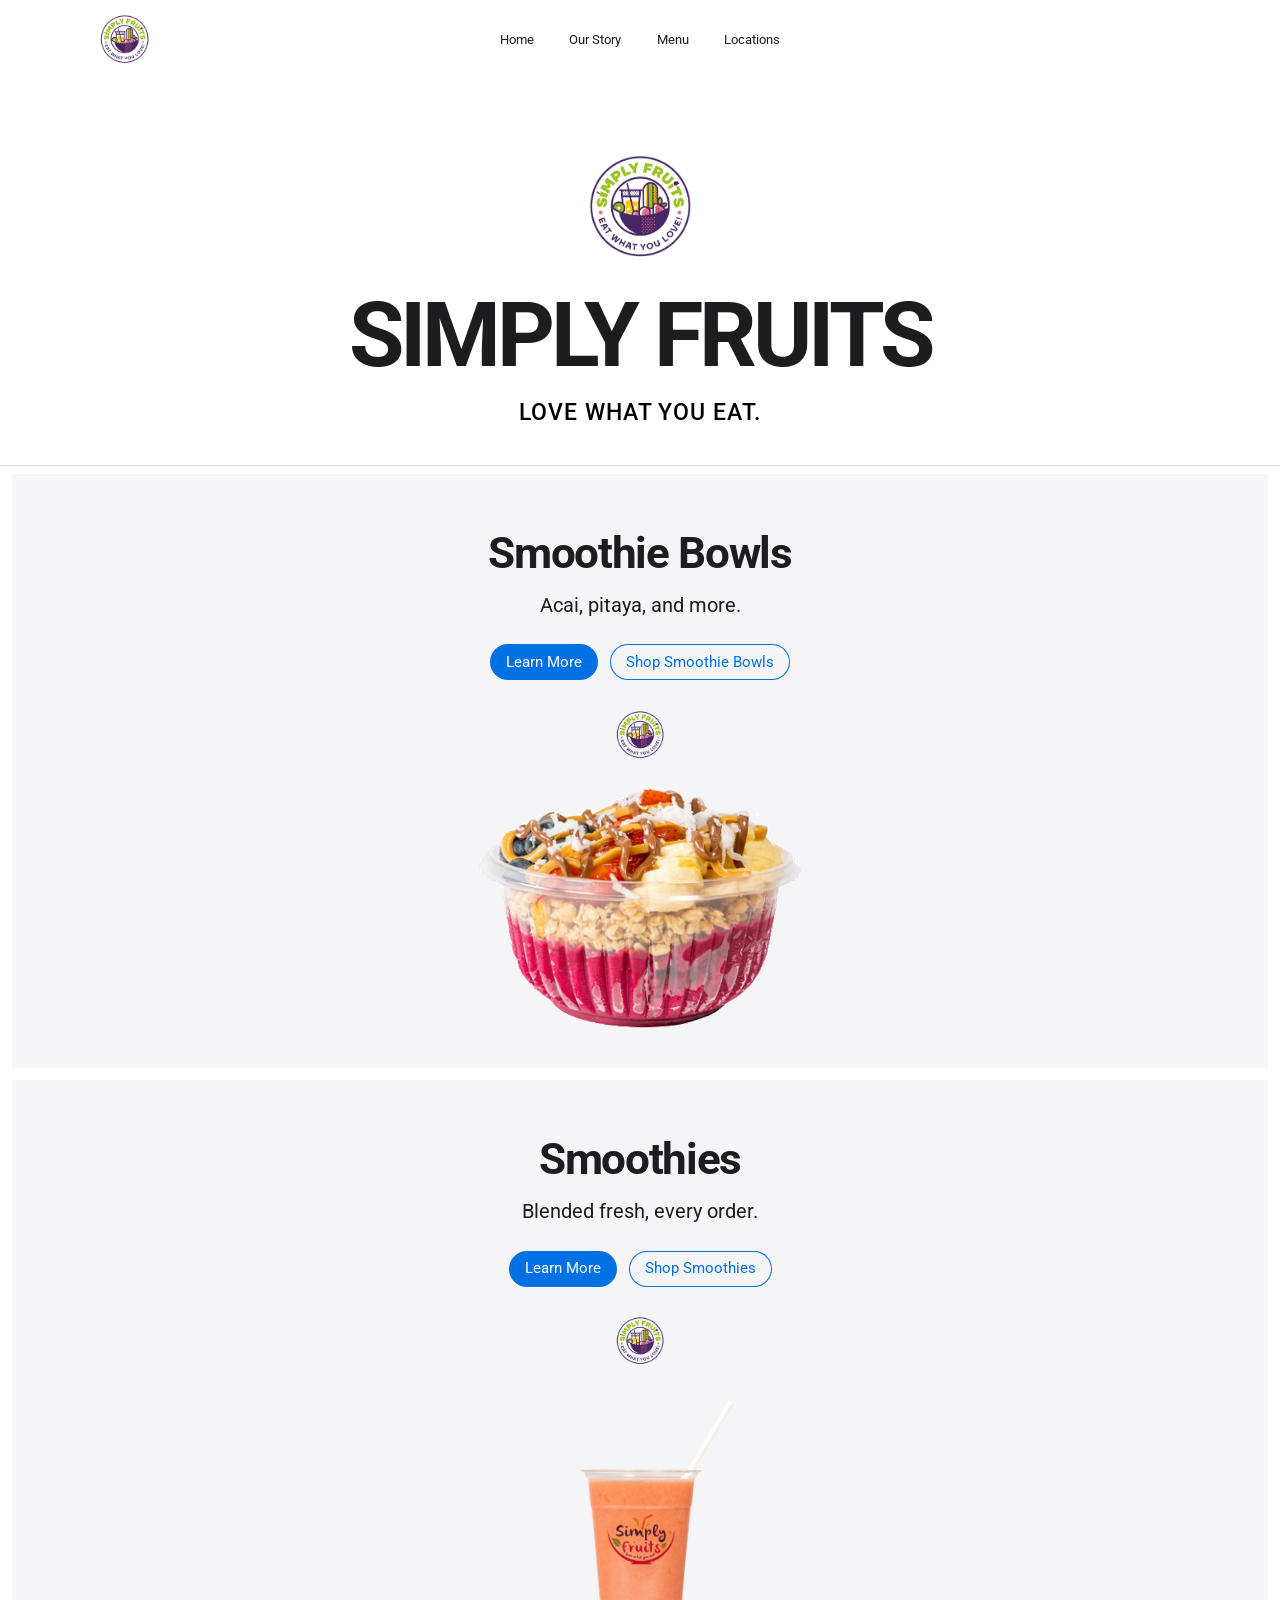
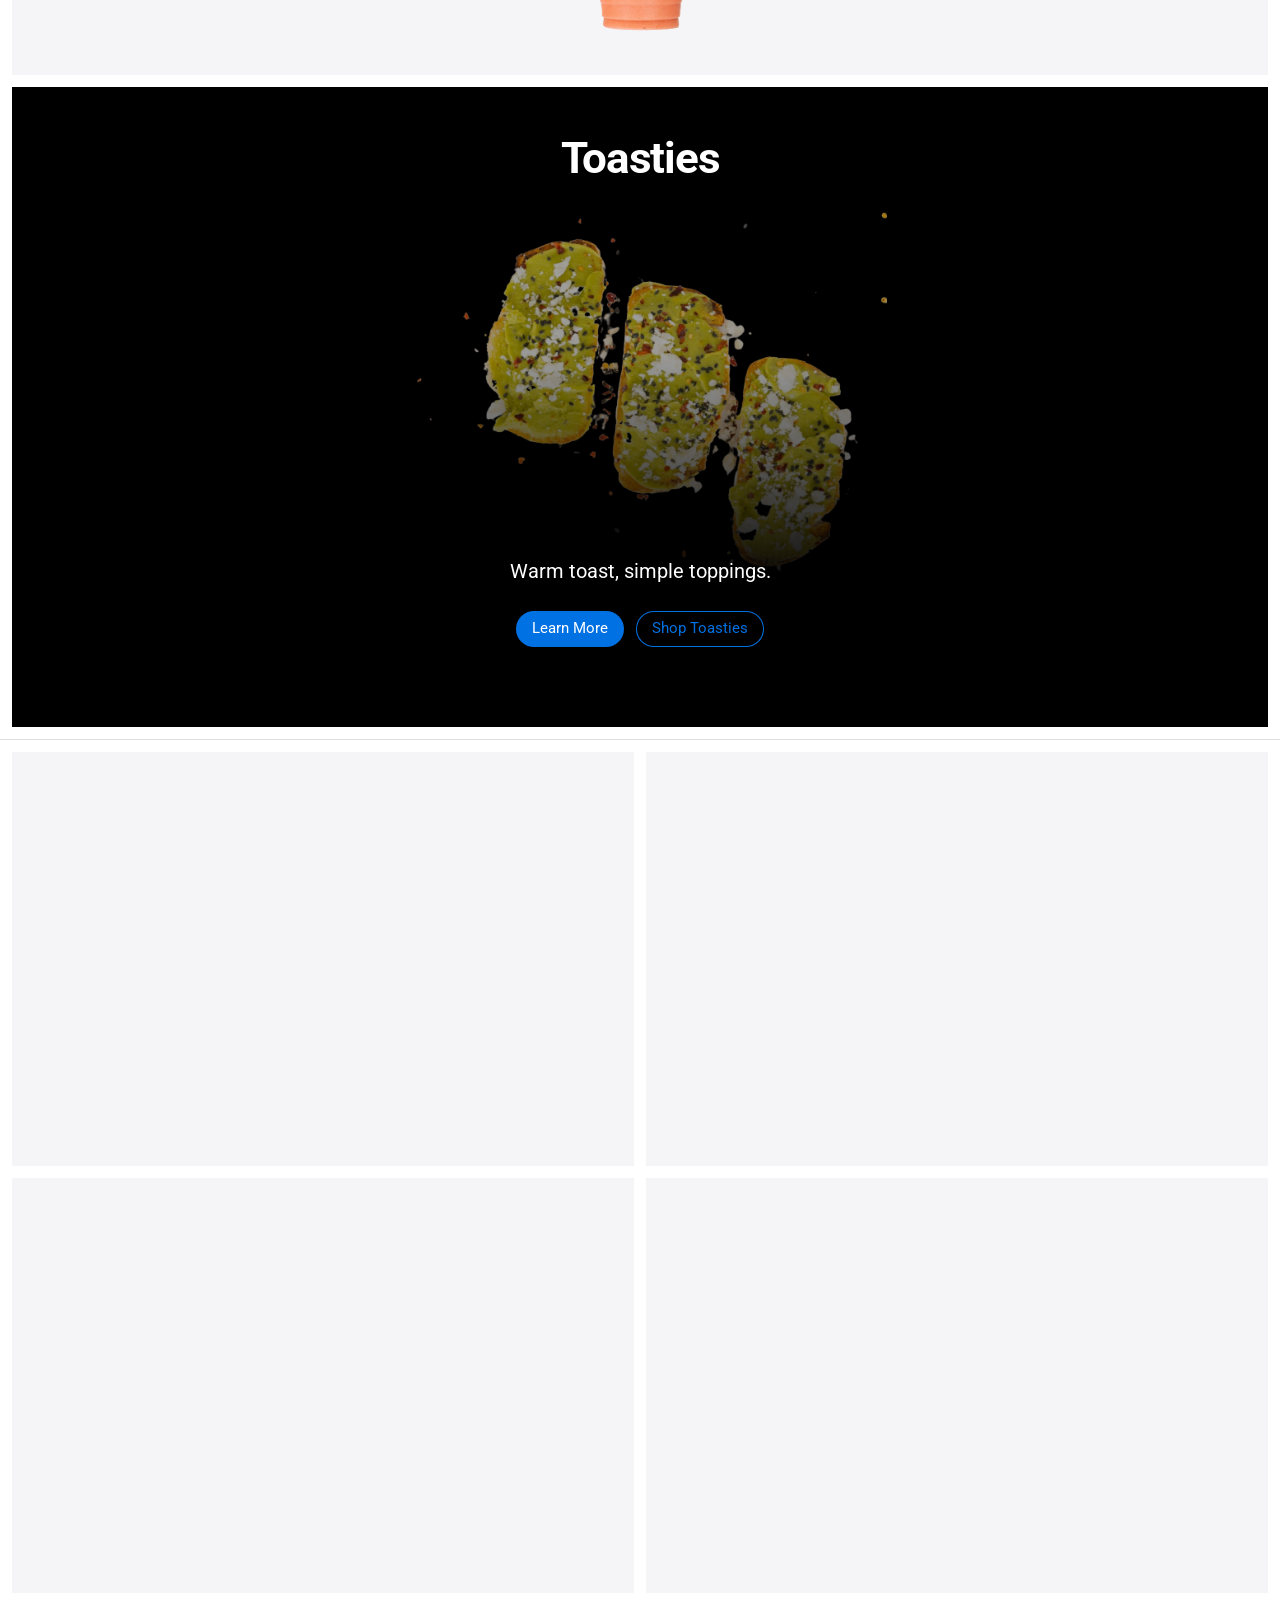
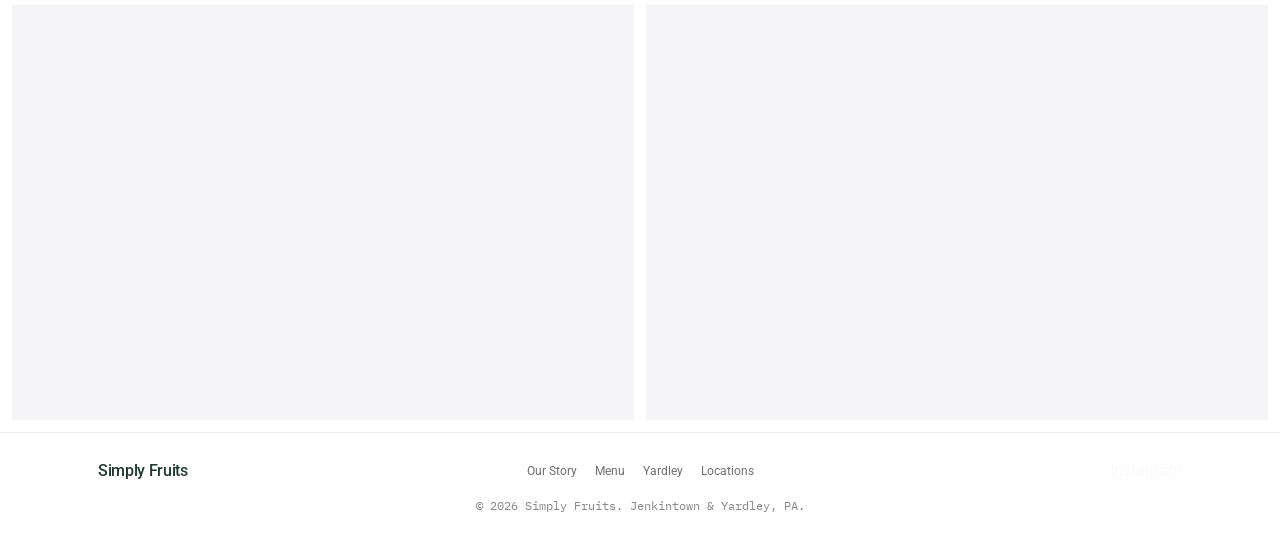
<file: index.html>
<!DOCTYPE html>
<html lang="en">
<head>
<meta charset="UTF-8">
<meta name="viewport" content="width=device-width, initial-scale=1.0">
<title>Simply Fruits</title>
<meta name="description" content="Açaí bowls, smoothies, and toasties at Simply Fruits in Jenkintown and Yardley, PA.">
<link rel="stylesheet" href="style.css">
<link rel="stylesheet" href="homepage.css">
</head>
<body class="page-home">

<header class="site-header" id="siteHeader">
  <div class="wrap">
    <a href="index.html" class="home-header-logo">
      <img src="images/simply-fruits-logo.png" alt="Simply Fruits">
    </a>
    <nav class="main-nav">
      <a href="index.html" class="active">Home</a>
      <a href="our-story.html">Our Story</a>
      <a href="menu.html">Menu</a>
      <a href="locations.html">Locations</a>
    </nav>
    <button class="nav-toggle" id="navToggle" aria-expanded="false">Menu</button>
  </div>
</header>

<main>
  <section class="home-hero">
    <div>
      <img class="home-logo" src="images/simply-fruits-logo.png" alt="Simply Fruits logo">
      <h1>SIMPLY FRUITS</h1>
      <p>LOVE WHAT YOU EAT.</p>
    </div>
  </section>

  <section class="home-bands" aria-label="Menu highlights">
    <article class="home-band home-band-wide">
      <h2>Smoothie Bowls</h2>
      <p>Acai, pitaya, and more.</p>
      <div class="home-product-actions">
        <a class="home-product-learn" href="yardley.html#bowls">Learn More</a>
        <a class="home-product-shop" href="locations.html">Shop Smoothie Bowls</a>
      </div>
      <img class="home-band-logo" src="images/simply-fruits-logo.png" alt="">
      <img class="home-band-photo" src="images/pitaya-bowl.png" alt="Pitaya smoothie bowl">
    </article>
    <article class="home-band home-band-wide">
      <h2>Smoothies</h2>
      <p>Blended fresh, every order.</p>
      <div class="home-product-actions">
        <a class="home-product-learn" href="yardley.html#smoothies">Learn More</a>
        <a class="home-product-shop" href="locations.html">Shop Smoothies</a>
      </div>
      <img class="home-band-logo" src="images/simply-fruits-logo.png" alt="">
      <img class="home-band-photo" src="images/strawberry-smoothie.png" alt="Strawberry banana smoothie">
    </article>
    <article class="home-band home-band-toasties">
      <h2>Toasties</h2>
      <img class="home-band-photo" src="images/avocado-toastie.png" alt="">
      <div class="home-band-copy">
        <p>Warm toast, simple toppings.</p>
        <div class="home-product-actions">
          <a class="home-product-learn" href="yardley.html#toasties">Learn More</a>
          <a class="home-product-shop" href="locations.html">Shop Toasties</a>
        </div>
      </div>
    </article>
  </section>

  <section class="home-blanks" aria-label="More to come">
    <div class="home-blank"></div>
    <div class="home-blank"></div>
    <div class="home-blank"></div>
    <div class="home-blank"></div>
    <div class="home-blank"></div>
    <div class="home-blank"></div>
  </section>
</main>

<footer class="site-footer">
  <div class="wrap">
    <a href="index.html" class="logo">Simply Fruits</a>
    <div class="foot-links">
      <a href="our-story.html">Our Story</a>
      <a href="menu.html">Menu</a>
      <a href="yardley.html">Yardley</a>
      <a href="locations.html">Locations</a>
    </div>
    <div class="foot-social">
      <a href="https://www.instagram.com/simplyfruits/">Instagram</a>
    </div>
  </div>
  <p class="foot-bottom">© 2026 Simply Fruits. Jenkintown &amp; Yardley, PA.</p>
</footer>

<script src="script.js"></script>
</body>
</html>
</file>
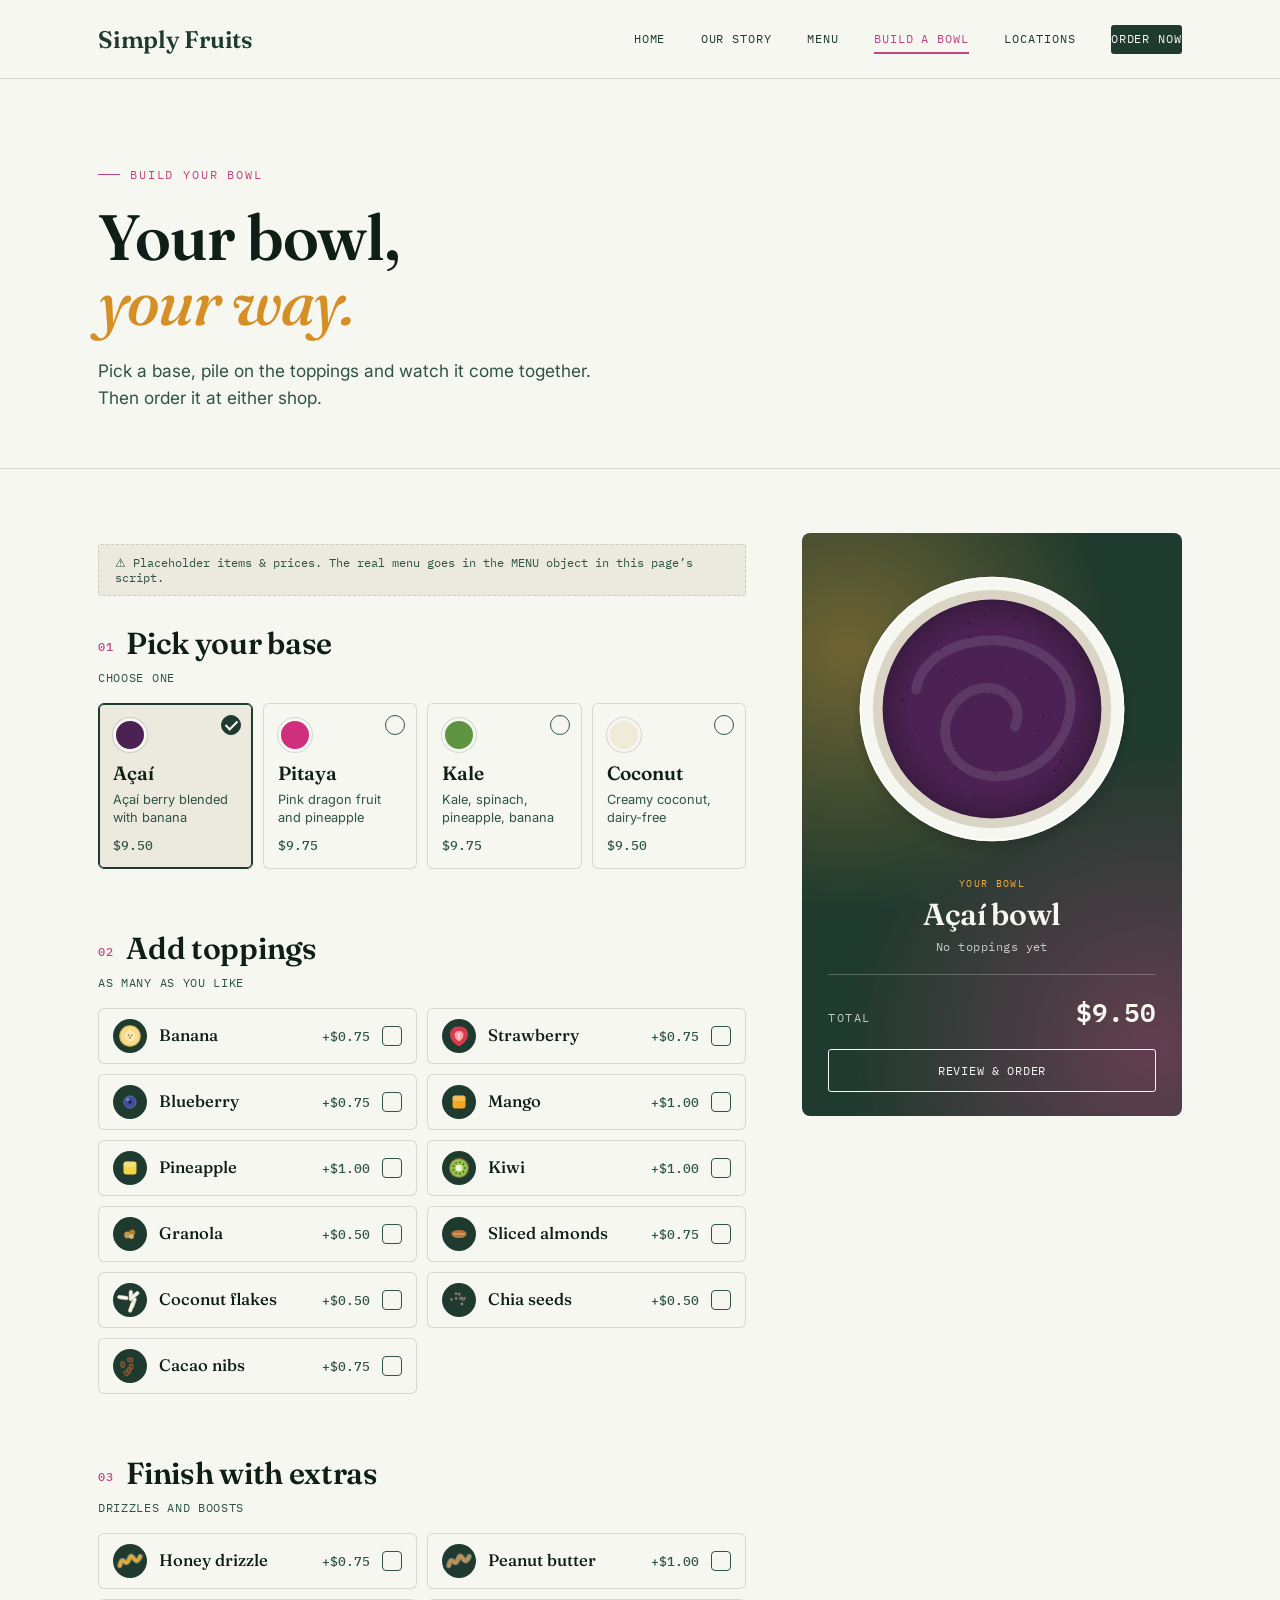
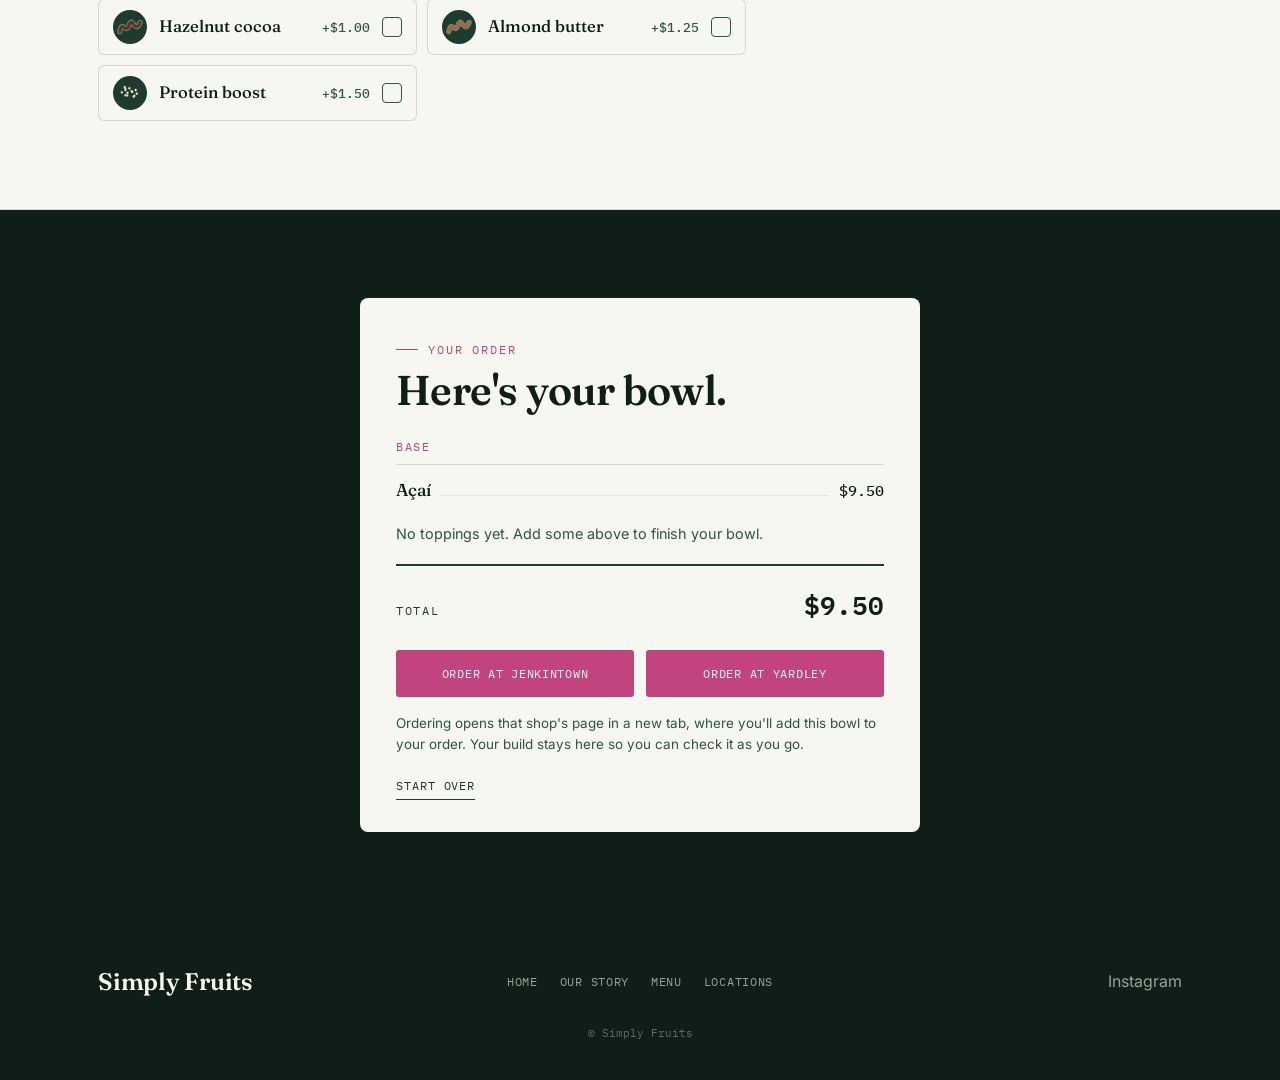
<file: build-your-bowl.html>
<!DOCTYPE html>
<html lang="en">
<head>
<meta charset="UTF-8">
<meta name="viewport" content="width=device-width, initial-scale=1.0">
<title>Build Your Bowl — Simply Fruits | Jenkintown & Yardley, PA</title>
<meta name="description" content="Build your own bowl at Simply Fruits. Pick an açaí, pitaya, kale or coconut base, add toppings and extras, and order at Jenkintown or Yardley.">
<link rel="stylesheet" href="style.css">
<style>
  /* =========================================================
     Build Your Bowl — page styles.
     Everything here is prefixed .byb- and uses the colour and
     font variables from style.css, so palette changes there
     carry through to this page.
     ========================================================= */

  .byb-sr {
    position: absolute;
    width: 1px; height: 1px;
    margin: -1px; padding: 0;
    overflow: hidden;
    clip: rect(0 0 0 0);
    white-space: nowrap;
    border: 0;
  }

  /* ---------- Hero ---------- */
  .byb-hero { padding: 56px 0 44px; }
  .byb-hero .wrap { grid-template-columns: 1fr; }
  .byb-hero p.lede { margin-bottom: 0; }

  /* ---------- Builder shell ---------- */
  .byb { padding: 0 0 56px; }

  /* Stage: the live bowl. Sticks under the header while you pick. */
  .byb-stage {
    position: sticky;
    top: 78px;
    z-index: 20;
    margin: 0 -28px;
    padding: 12px 28px;
    background: var(--cream);
    border-bottom: 1px solid var(--line);
  }
  .byb-stage-card {
    display: grid;
    grid-template-columns: 92px minmax(0, 1fr) auto;
    align-items: center;
    gap: 14px;
    padding: 10px 16px 10px 10px;
    border-radius: 8px;
    color: var(--cream);
    background:
      radial-gradient(circle at 12% 20%, rgba(242, 169, 59, 0.38) 0%, rgba(242, 169, 59, 0) 46%),
      radial-gradient(circle at 92% 88%, rgba(193, 68, 126, 0.42) 0%, rgba(193, 68, 126, 0) 50%),
      var(--green-900);
  }
  .byb-bowl { display: block; width: 92px; height: 92px; }
  .byb-surface { transition: fill 0.45s ease; }

  .byb-stage-label {
    font-family: var(--mono);
    font-size: 0.62rem;
    letter-spacing: 0.14em;
    text-transform: uppercase;
    color: var(--orange);
    margin: 0 0 4px;
  }
  .byb-stage-name {
    font-family: var(--display);
    font-weight: 600;
    font-size: 1.3rem;
    line-height: 1.1;
    letter-spacing: -0.01em;
    margin: 0 0 4px;
  }
  .byb-stage-count {
    font-family: var(--mono);
    font-size: 0.68rem;
    letter-spacing: 0.04em;
    color: rgba(246, 247, 241, 0.75);
    margin: 0;
  }
  .byb-stage-total { margin: 0; text-align: right; }
  .byb-stage-total span {
    display: block;
    font-family: var(--mono);
    font-size: 0.62rem;
    letter-spacing: 0.14em;
    text-transform: uppercase;
    color: rgba(246, 247, 241, 0.75);
    margin-bottom: 2px;
  }
  .byb-stage-total strong {
    font-family: var(--mono);
    font-weight: 600;
    font-size: 1.25rem;
  }
  .byb-jump { display: none; }

  /* Narrow phones: tighten the stage so the name and total keep their room */
  @media (max-width: 379px) {
    .byb-stage-card { grid-template-columns: 68px minmax(0, 1fr) auto; gap: 10px; padding: 10px 12px 10px 8px; }
    .byb-bowl { width: 68px; height: 68px; }
    .byb-stage-label { display: none; }
    .byb-stage-name { font-size: 1.1rem; }
    .byb-stage-count { font-size: 0.62rem; letter-spacing: 0; }
    .byb-stage-total strong { font-size: 1.1rem; }
  }

  /* Landscape phones: not enough height for a sticky stage */
  @media (max-height: 520px) {
    .byb-stage { position: static; }
  }

  /* ---------- Steps ---------- */
  .byb-steps { padding-top: 36px; }
  .byb-steps .menu-placeholder-note { margin-bottom: 28px; }

  .byb-step {
    border: 0;
    padding: 0;
    margin: 0 0 48px;
    min-width: 0;
  }
  .byb-step:last-child { margin-bottom: 0; }
  .byb-step legend {
    padding: 0;
    font-family: var(--display);
    font-weight: 600;
    font-size: clamp(1.5rem, 4vw, 1.9rem);
    letter-spacing: -0.01em;
    color: var(--green-950);
  }
  .byb-num {
    font-family: var(--mono);
    font-weight: 500;
    font-size: 0.72rem;
    letter-spacing: 0.1em;
    color: var(--pink);
    margin-right: 12px;
    vertical-align: middle;
  }
  .byb-hint {
    font-family: var(--mono);
    font-size: 0.72rem;
    letter-spacing: 0.06em;
    text-transform: uppercase;
    color: var(--green-700);
    margin: 8px 0 18px;
  }

  .byb-options { display: grid; gap: 10px; grid-template-columns: minmax(0, 1fr); }
  .byb-options--bases { grid-template-columns: repeat(2, minmax(0, 1fr)); }

  /* One option = a label wrapping a real radio/checkbox.
     The input covers the whole card, so native keyboard and
     screen-reader behaviour comes for free. */
  .byb-opt { position: relative; display: block; cursor: pointer; }
  .byb-opt input {
    position: absolute;
    inset: 0;
    width: 100%;
    height: 100%;
    margin: 0;
    opacity: 0;
    cursor: pointer;
    scroll-margin-top: 250px;   /* keeps the focused option clear of the sticky header + stage */
    scroll-margin-bottom: 32px;
  }
  .byb-opt-body {
    display: flex;
    align-items: center;
    gap: 12px;
    min-height: 56px;
    height: 100%;
    padding: 10px 14px;
    border: 1px solid var(--line);
    border-radius: 6px;
    background: var(--cream);
    transition: border-color 0.15s ease, background 0.15s ease, box-shadow 0.15s ease;
  }
  .byb-opt:hover .byb-opt-body { border-color: var(--green-700); }
  .byb-opt input:focus-visible + .byb-opt-body {
    outline: 2px solid var(--orange-dark);
    outline-offset: 3px;
  }
  .byb-opt input:checked + .byb-opt-body {
    border-color: var(--green-900);
    background: var(--cream-dim);
    box-shadow: inset 0 0 0 1px var(--green-900);
  }

  .byb-opt-name {
    font-family: var(--display);
    font-weight: 500;
    font-size: 1.04rem;
    line-height: 1.2;
    color: var(--green-950);
  }
  .byb-opt-desc {
    font-size: 0.8rem;
    line-height: 1.4;
    color: var(--green-700);
  }
  .byb-opt-price {
    font-family: var(--mono);
    font-size: 0.8rem;
    font-weight: 500;
    color: var(--green-700);
    white-space: nowrap;
  }

  /* Tick mark: a box for "pick many", a round one for "pick one" */
  .byb-tick {
    flex: none;
    width: 20px;
    height: 20px;
    border: 1.5px solid var(--green-700);
    border-radius: 4px;
    background: var(--cream);
    position: relative;
    transition: background 0.15s ease, border-color 0.15s ease;
  }
  .byb-opt--base .byb-tick { border-radius: 50%; }
  .byb-tick::after {
    content: "";
    position: absolute;
    left: 6px;
    top: 2px;
    width: 5px;
    height: 10px;
    border: solid var(--cream);
    border-width: 0 2px 2px 0;
    transform: rotate(45deg) scale(0);
    transition: transform 0.18s ease;
  }
  .byb-opt input:checked + .byb-opt-body .byb-tick {
    background: var(--green-900);
    border-color: var(--green-900);
  }
  .byb-opt input:checked + .byb-opt-body .byb-tick::after { transform: rotate(45deg) scale(1); }

  /* Base cards: stacked */
  .byb-opt--base .byb-opt-body {
    flex-direction: column;
    align-items: flex-start;
    gap: 6px;
    padding: 14px;
  }
  .byb-opt--base .byb-tick { position: absolute; top: 12px; right: 12px; }
  .byb-swatch {
    width: 34px;
    height: 34px;
    border-radius: 50%;
    border: 3px solid var(--cream);
    box-shadow: 0 0 0 1px var(--line);
    margin-bottom: 4px;
  }
  .byb-opt--base .byb-opt-name { font-size: 1.2rem; font-weight: 600; }
  .byb-opt--base .byb-opt-price { margin-top: auto; padding-top: 4px; }

  /* Topping / extra chips: one row */
  .byb-icon {
    flex: none;
    width: 34px;
    height: 34px;
    border-radius: 50%;
    background: var(--green-900);
    display: grid;
    place-items: center;
  }
  .byb-icon svg { width: 26px; height: 26px; display: block; }
  .byb-opt--chip .byb-opt-name { flex: 1; min-width: 0; }

  /* ---------- Order ticket ---------- */
  .byb-order {
    background: var(--green-950);
    padding: 64px 0;
    border-bottom: none;
    scroll-margin-top: 78px;
  }
  .byb-ticket {
    max-width: 560px;
    margin: 0 auto;
    padding: 28px 22px 26px;
    background: var(--cream);
    border-radius: 8px;
  }
  .byb-ticket .eyebrow { margin-bottom: 12px; }
  .byb-ticket h2 {
    font-family: var(--display);
    font-weight: 600;
    font-size: clamp(1.9rem, 5vw, 2.6rem);
    line-height: 1.05;
    letter-spacing: -0.015em;
    color: var(--green-950);
    margin: 0 0 26px;
  }
  .byb-ticket .menu-group-title { margin: 22px 0 4px; }
  .byb-ticket .menu-group-title:first-child { margin-top: 0; }
  .byb-ticket ul { list-style: none; margin: 0; padding: 0; }
  .byb-ticket .menu-row { padding: 10px 0; }
  .byb-ticket .menu-row .price { color: var(--green-950); }
  .byb-empty {
    font-size: 0.9rem;
    color: var(--green-700);
    margin: 14px 0 0;
  }
  .byb-total-row {
    display: flex;
    justify-content: space-between;
    align-items: baseline;
    margin-top: 22px;
    padding-top: 18px;
    border-top: 2px solid var(--green-900);
  }
  .byb-total-row span:first-child {
    font-family: var(--mono);
    font-size: 0.78rem;
    letter-spacing: 0.14em;
    text-transform: uppercase;
    color: var(--green-900);
  }
  .byb-total-row span:last-child {
    font-family: var(--mono);
    font-weight: 600;
    font-size: 1.6rem;
    color: var(--green-950);
  }
  .byb-order-actions {
    display: grid;
    gap: 12px;
    margin-top: 26px;
  }
  .byb-order-actions .btn-primary { text-align: center; padding: 16px 18px; }
  .byb-order-note {
    font-size: 0.84rem;
    line-height: 1.55;
    color: var(--green-700);
    margin: 16px 0 0;
  }
  .byb-reset {
    margin-top: 18px;
    padding: 6px 0;
    background: none;
    border: 0;
    border-bottom: 1px solid var(--green-900);
    font-family: var(--mono);
    font-size: 0.72rem;
    letter-spacing: 0.08em;
    text-transform: uppercase;
    color: var(--green-900);
    cursor: pointer;
  }
  .byb-reset:hover { color: var(--pink); border-color: var(--pink); }

  /* ---------- Bowl motion ---------- */
  .byb-pop { transform-box: fill-box; transform-origin: center; }
  .byb-item.is-new .byb-pop {
    animation: byb-pop 0.42s cubic-bezier(0.34, 1.56, 0.64, 1) both;
    animation-delay: calc(var(--i, 0) * 12ms);
  }
  @keyframes byb-pop {
    from { transform: scale(0); opacity: 0; }
    to   { transform: scale(1); opacity: 1; }
  }
  .byb-item.is-new .byb-line {
    stroke-dasharray: 1;
    animation: byb-draw 0.8s ease-out both;
  }
  @keyframes byb-draw {
    from { stroke-dashoffset: 1; }
    to   { stroke-dashoffset: 0; }
  }

  /* ---------- Scroll reveal (same pattern as index.html) ---------- */
  .reveal {
    opacity: 0;
    transform: translateY(28px);
    transition: opacity 0.9s cubic-bezier(0.16, 1, 0.3, 1), transform 0.9s cubic-bezier(0.16, 1, 0.3, 1);
  }
  .reveal.is-visible { opacity: 1; transform: translateY(0); }
  .reveal-scale {
    opacity: 0;
    transform: scale(0.94);
    transition: opacity 1s cubic-bezier(0.16, 1, 0.3, 1), transform 1s cubic-bezier(0.16, 1, 0.3, 1);
  }
  .reveal-scale.is-visible { opacity: 1; transform: scale(1); }

  @media (prefers-reduced-motion: reduce) {
    .reveal, .reveal-scale {
      opacity: 1 !important;
      transform: none !important;
      transition: none !important;
    }
    .byb-surface, .byb-tick, .byb-tick::after, .byb-opt-body { transition: none !important; }
    .byb-item.is-new .byb-pop, .byb-item.is-new .byb-line { animation: none !important; }
  }

  /* ---------- Wider phones / tablets ---------- */
  @media (min-width: 520px) {
    .byb-options--chips { grid-template-columns: repeat(2, minmax(0, 1fr)); }
    .byb-ticket { padding: 36px 36px 32px; }
    .byb-order-actions { grid-template-columns: 1fr 1fr; }
  }

  /* ---------- Desktop: steps left, bowl pinned right ---------- */
  @media (min-width: 900px) {
    .byb-hero { padding: 80px 0 56px; }
    .byb { padding: 64px 0 88px; }
    .byb-layout {
      display: grid;
      grid-template-columns: minmax(0, 1fr) minmax(320px, 380px);
      gap: 56px;
      align-items: start;
    }
    .byb-steps { grid-column: 1; grid-row: 1; padding-top: 0; }
    .byb-stage {
      grid-column: 2;
      grid-row: 1;
      top: 102px;
      margin: 0;
      padding: 0;
      background: none;
      border-bottom: 0;
    }
    .byb-stage-card {
      grid-template-columns: minmax(0, 1fr);
      gap: 0;
      padding: 26px 26px 24px;
      text-align: center;
    }
    .byb-bowl {
      width: 100%;
      max-width: min(300px, 40vh);
      height: auto;
      margin: 0 auto 18px;
    }
    .byb-stage-label { margin-bottom: 8px; }
    .byb-stage-name { font-size: 1.9rem; margin-bottom: 8px; }
    .byb-stage-count { font-size: 0.72rem; }
    .byb-stage-total {
      display: flex;
      justify-content: space-between;
      align-items: baseline;
      margin-top: 20px;
      padding-top: 16px;
      border-top: 1px solid rgba(246, 247, 241, 0.25);
      text-align: left;
    }
    .byb-stage-total span { margin: 0; font-size: 0.72rem; }
    .byb-stage-total strong { font-size: 1.6rem; }
    .byb-jump {
      display: block;
      margin-top: 18px;
      padding: 13px 18px;
      border: 1px solid var(--cream);
      border-radius: 3px;
      font-family: var(--mono);
      font-size: 0.75rem;
      letter-spacing: 0.06em;
      text-transform: uppercase;
      color: var(--cream);
      transition: background 0.15s ease, color 0.15s ease;
    }
    .byb-jump:hover { background: var(--cream); color: var(--green-950); }
    .byb-step { margin-bottom: 60px; }
    .byb-order { padding: 88px 0; }
  }

  @media (min-width: 900px) and (max-height: 620px) {
    .byb-stage { position: static; }
  }

  @media (min-width: 1100px) {
    .byb-options--bases { grid-template-columns: repeat(4, minmax(0, 1fr)); }
  }
</style>
</head>
<body>

<header class="site-header" id="siteHeader">
  <div class="wrap">
    <a href="index.html" class="logo">Simply Fruits</a>
    <nav class="main-nav">
      <a href="index.html">Home</a>
      <a href="our-story.html">Our Story</a>
      <a href="menu.html">Menu</a>
      <a href="build-your-bowl.html" class="active" aria-current="page">Build a Bowl</a>
      <a href="locations.html">Locations</a>
      <a href="locations.html" class="btn-order">Order Now</a>
    </nav>
    <button class="nav-toggle" id="navToggle" aria-expanded="false">Menu</button>
  </div>
</header>

<main>

<section class="hero byb-hero">
  <div class="wrap">
    <div class="reveal">
      <span class="eyebrow">Build your bowl</span>
      <h1>Your bowl,<br><em>your way.</em></h1>
      <p class="lede">Pick a base, pile on the toppings and watch it come together. Then order it at either shop.</p>
    </div>
  </div>
</section>

<section class="byb" aria-label="Bowl builder">
  <div class="wrap">
    <div class="byb-layout">

      <!-- Live bowl -->
      <div class="byb-stage">
        <div class="byb-stage-card">
          <svg class="byb-bowl" id="bybBowl" viewBox="0 0 340 340" role="img" aria-label="Your bowl">
            <defs>
              <radialGradient id="bybShadow">
                <stop offset="72%" stop-color="#000" stop-opacity="0.34"/>
                <stop offset="100%" stop-color="#000" stop-opacity="0"/>
              </radialGradient>
              <radialGradient id="bybShade">
                <stop offset="76%" stop-color="#000" stop-opacity="0"/>
                <stop offset="100%" stop-color="#000" stop-opacity="0.22"/>
              </radialGradient>
              <clipPath id="bybClip"><circle cx="170" cy="170" r="124"/></clipPath>
              <filter id="bybSoft" x="-10%" y="-10%" width="120%" height="120%">
                <feDropShadow dx="0" dy="1" stdDeviation="0.9" flood-color="#000" flood-opacity="0.28"/>
              </filter>
            </defs>
            <circle cx="170" cy="178" r="160" fill="url(#bybShadow)"/>
            <circle cx="170" cy="170" r="150" fill="#f6f7f1"/>
            <circle cx="170" cy="170" r="149" fill="none" stroke="#ffffff" stroke-width="2" stroke-opacity="0.8"/>
            <circle cx="170" cy="170" r="135" fill="#d9d4c3"/>
            <circle class="byb-surface" id="bybSurface" cx="170" cy="170" r="124" fill="#4b2253"/>
            <g clip-path="url(#bybClip)">
              <g id="bybSpeckle" transform="translate(170 170)"></g>
              <g transform="translate(170 170)" fill="none" stroke="#ffffff" stroke-linecap="round" opacity="0.1">
                <path d="M-86 -22 C-76 -84 36 -100 80 -40 C108 2 70 82 -2 76 C-58 70 -70 8 -28 -18 C4 -36 40 -10 26 20" stroke-width="11"/>
              </g>
              <circle cx="170" cy="170" r="124" fill="url(#bybShade)"/>
              <g id="bybToppings" transform="translate(170 170)" filter="url(#bybSoft)"></g>
              <g id="bybDrizzle" transform="translate(170 170)"></g>
            </g>
          </svg>
          <div class="byb-stage-meta">
            <p class="byb-stage-label">Your bowl</p>
            <p class="byb-stage-name" id="bybName">Bowl</p>
            <p class="byb-stage-count" id="bybCount">No toppings yet</p>
          </div>
          <div class="byb-stage-side">
            <p class="byb-stage-total"><span>Total</span><strong id="bybTotalTop">$0.00</strong></p>
            <a class="byb-jump" href="#order">Review &amp; order</a>
          </div>
        </div>
      </div>

      <!-- Steps (options are filled in from the MENU object in the script below) -->
      <form class="byb-steps" id="bybForm" novalidate>
        <noscript><p class="menu-placeholder-note">The bowl builder needs JavaScript. You can still see everything we make on the <a href="menu.html">menu</a>.</p></noscript>

        <fieldset class="byb-step reveal">
          <legend><span class="byb-num">01</span>Pick your base</legend>
          <p class="byb-hint">Choose one</p>
          <div class="byb-options byb-options--bases" id="bybBases"></div>
        </fieldset>

        <fieldset class="byb-step reveal">
          <legend><span class="byb-num">02</span>Add toppings</legend>
          <p class="byb-hint">As many as you like</p>
          <div class="byb-options byb-options--chips" id="bybToppingsList"></div>
        </fieldset>

        <fieldset class="byb-step reveal">
          <legend><span class="byb-num">03</span>Finish with extras</legend>
          <p class="byb-hint">Drizzles and boosts</p>
          <div class="byb-options byb-options--chips" id="bybExtrasList"></div>
        </fieldset>
      </form>

    </div>
  </div>
</section>

<section class="byb-order" id="order" aria-labelledby="bybOrderTitle">
  <div class="wrap">
    <div class="byb-ticket reveal">
      <span class="eyebrow">Your order</span>
      <h2 id="bybOrderTitle">Here's your bowl.</h2>
      <div id="bybLines"></div>
      <p class="byb-total-row"><span>Total</span><span id="bybTotal">$0.00</span></p>
      <div class="byb-order-actions">
        <a class="btn-primary" href="https://www.toasttab.com/simply-fruit-jenkintown/v3" target="_blank" rel="noopener">Order at Jenkintown</a>
        <a class="btn-primary" href="https://simplyfruits-yardley.square.site/" target="_blank" rel="noopener">Order at Yardley</a>
      </div>
      <p class="byb-order-note">Ordering opens that shop's page in a new tab, where you'll add this bowl to your order. Your build stays here so you can check it as you go.</p>
      <button type="button" class="byb-reset" id="bybReset">Start over</button>
    </div>
  </div>
</section>

</main>

<p class="byb-sr" id="bybLive" aria-live="polite"></p>

<footer class="site-footer">
  <div class="wrap">
    <a href="index.html" class="logo">Simply Fruits</a>
    <div class="foot-links">
      <a href="index.html">Home</a>
      <a href="our-story.html">Our Story</a>
      <a href="menu.html">Menu</a>
      <a href="locations.html">Locations</a>
    </div>
    <div class="foot-social">
      <a href="https://www.instagram.com/simplyfruits/">Instagram</a>
    </div>
  </div>
  <p class="foot-bottom">© Simply Fruits</p>
</footer>

<script src="script.js"></script>
<script>
/* =====================================================================
   MENU — every item and price on this page lives in this one object.
   Edit it freely; nothing below it needs to change.

   - "placeholder": true shows a "placeholder prices" note on the page.
     Set it to false once the real items and prices are in.
   - "bases": the customer picks exactly one. The first one is selected
     when the page loads.
       "color"   = the bowl's fill colour
       "speckle" = small flecks in the base (optional)
   - "toppings" and "extras": the customer picks any number.
       "price"   = added to the total (use 0 for "Included")
       "art"     = how it's drawn in the bowl. One of:
                   slice, strawberry, berry, cube, kiwi, cluster, almond   (pieces arranged in a section)
                   flake, seed, nib, dust                                  (sprinkled over the whole bowl)
                   drizzle                                                 (a zigzag line on top)
                   none                                                    (priced, but not drawn)
       "color"   = overrides the art's default colour (optional)
   - Every "id" must be unique. Keep this valid JSON: double quotes,
     commas between items, no comma after the last one.
   ===================================================================== */
const MENU = {
  "currency": "$",
  "placeholder": true,

  "bases": [
    { "id": "acai",    "name": "Açaí",    "desc": "Açaí berry blended with banana",    "price": 9.50, "color": "#4b2253", "speckle": "#2c1233" },
    { "id": "pitaya",  "name": "Pitaya",  "desc": "Pink dragon fruit and pineapple",   "price": 9.75, "color": "#cf2f7c", "speckle": "#3a0f25" },
    { "id": "kale",    "name": "Kale",    "desc": "Kale, spinach, pineapple, banana",  "price": 9.75, "color": "#5f9440", "speckle": "#3c6a25" },
    { "id": "coconut", "name": "Coconut", "desc": "Creamy coconut, dairy-free",        "price": 9.50, "color": "#f1ead9", "speckle": "#d3c7ab" }
  ],

  "toppings": [
    { "id": "banana",     "name": "Banana",         "price": 0.75, "art": "slice" },
    { "id": "strawberry", "name": "Strawberry",     "price": 0.75, "art": "strawberry" },
    { "id": "blueberry",  "name": "Blueberry",      "price": 0.75, "art": "berry" },
    { "id": "mango",      "name": "Mango",          "price": 1.00, "art": "cube", "color": "#f5a623" },
    { "id": "pineapple",  "name": "Pineapple",      "price": 1.00, "art": "cube", "color": "#f3d44b" },
    { "id": "kiwi",       "name": "Kiwi",           "price": 1.00, "art": "kiwi" },
    { "id": "granola",    "name": "Granola",        "price": 0.50, "art": "cluster" },
    { "id": "almonds",    "name": "Sliced almonds", "price": 0.75, "art": "almond" },
    { "id": "coconut-fl", "name": "Coconut flakes", "price": 0.50, "art": "flake" },
    { "id": "chia",       "name": "Chia seeds",     "price": 0.50, "art": "seed" },
    { "id": "cacao",      "name": "Cacao nibs",     "price": 0.75, "art": "nib" }
  ],

  "extras": [
    { "id": "honey",    "name": "Honey drizzle",    "price": 0.75, "art": "drizzle", "color": "#e8a72e" },
    { "id": "pb",       "name": "Peanut butter",    "price": 1.00, "art": "drizzle", "color": "#c48f4f" },
    { "id": "hazelnut", "name": "Hazelnut cocoa",   "price": 1.00, "art": "drizzle", "color": "#5c3421" },
    { "id": "almondb",  "name": "Almond butter",    "price": 1.25, "art": "drizzle", "color": "#a06a3a" },
    { "id": "protein",  "name": "Protein boost",    "price": 1.50, "art": "dust" }
  ]
};

/* =====================================================================
   Builder logic — no need to edit below this line to change the menu.
   ===================================================================== */
(function () {
  'use strict';

  const form = document.getElementById('bybForm');
  if (!form || !MENU || !Array.isArray(MENU.bases) || !MENU.bases.length) return;

  const TOPPINGS = Array.isArray(MENU.toppings) ? MENU.toppings : [];
  const EXTRAS = Array.isArray(MENU.extras) ? MENU.extras : [];
  const S = 124;               // radius of the bowl's surface, in SVG units
  const TAU = Math.PI * 2;

  const $ = (id) => document.getElementById(id);
  const surface = $('bybSurface');
  const speckleLayer = $('bybSpeckle');
  const toppingLayer = $('bybToppings');
  const drizzleLayer = $('bybDrizzle');
  const bowl = $('bybBowl');
  const live = $('bybLive');

  const state = { base: MENU.bases[0].id, toppings: new Set(), extras: new Set() };

  /* ---------- helpers ---------- */
  const money = (cents) => (MENU.currency || '$') + (cents / 100).toFixed(2);
  const cents = (item) => Math.round((Number(item.price) || 0) * 100);
  const baseItem = () => MENU.bases.find((b) => b.id === state.base) || MENU.bases[0];
  const picked = (list, set) => list.filter((item) => set.has(item.id));
  const plural = (n, word) => n + ' ' + word + (n === 1 ? '' : 's');
  const listJoin = (names) =>
    names.length < 2 ? names.join('') : names.slice(0, -1).join(', ') + ' and ' + names[names.length - 1];

  function el(tag, className, text) {
    const node = document.createElement(tag);
    if (className) node.className = className;
    if (text != null) node.textContent = text;
    return node;
  }

  // Deterministic "random" so the bowl looks the same every time it redraws
  function hash(str) {
    let h = 2166136261;
    for (let i = 0; i < str.length; i++) h = Math.imul(h ^ str.charCodeAt(i), 16777619);
    return h >>> 0;
  }
  function rng(seed) {
    return function () {
      seed = (seed + 0x6D2B79F5) | 0;
      let t = Math.imul(seed ^ (seed >>> 15), 1 | seed);
      t = (t + Math.imul(t ^ (t >>> 7), 61 | t)) ^ t;
      return ((t ^ (t >>> 14)) >>> 0) / 4294967296;
    };
  }

  /* ---------- how each "art" is drawn (one piece, centred on 0,0) ---------- */
  const kiwiSeeds = Array.from({ length: 9 }, (_, i) => {
    const a = (i / 9) * TAU;
    return '<circle cx="' + (Math.cos(a) * 6.4).toFixed(1) + '" cy="' + (Math.sin(a) * 6.4).toFixed(1) + '" r="0.8" fill="#2a2a1c"/>';
  }).join('');

  const ART = {
    slice: { layout: 'ring', size: 25, color: '#f4dc8c', draw: (c) =>
      '<circle r="11" fill="' + c + '" stroke="#dcbb58" stroke-width="1.2"/><circle r="5.6" fill="#fbf0c0" opacity="0.75"/>' +
      '<circle cx="-1.7" cy="-1" r="0.9" fill="#8a6a2f"/><circle cx="1.7" cy="-0.7" r="0.9" fill="#8a6a2f"/><circle cy="1.8" r="0.9" fill="#8a6a2f"/>' },
    strawberry: { layout: 'ring', size: 23, color: '#d93a4c', spin: 'out', draw: (c) =>
      '<path d="M0 -10C6 -11 10.5 -6 9.5 0C8.5 6 3 10 0 11C-3 10 -8.5 6 -9.5 0C-10.5 -6 -6 -11 0 -10Z" fill="' + c + '"/>' +
      '<path d="M0 -5.2C3 -5.7 5.2 -3 4.7 0C4.2 3 1.5 5.2 0 5.7C-1.5 5.2 -4.2 3 -4.7 0C-5.2 -3 -3 -5.7 0 -5.2Z" fill="#f6a5a8"/>' +
      '<path d="M0 -2.6V3" stroke="#fde6e2" stroke-width="1.2" stroke-linecap="round"/>' },
    berry: { layout: 'ring', size: 15, color: '#3f4f9a', draw: (c) =>
      '<circle r="6.6" fill="' + c + '" stroke="#7384cf" stroke-width="0.7"/><circle r="2.1" fill="#232c5c"/><circle cx="-2.4" cy="-2.6" r="1.5" fill="#ffffff" opacity="0.4"/>' },
    cube: { layout: 'ring', size: 17, color: '#f5a623', draw: (c) =>
      '<rect x="-7" y="-7" width="14" height="14" rx="3" fill="' + c + '"/><rect x="-7" y="-7" width="14" height="6" rx="3" fill="#ffffff" opacity="0.24"/>' },
    kiwi: { layout: 'ring', size: 25, color: '#93c24e', draw: (c) =>
      '<circle r="11" fill="#7a5a34"/><circle r="9.8" fill="' + c + '"/><circle r="3.6" fill="#f2f0d2"/>' + kiwiSeeds },
    cluster: { layout: 'ring', size: 14, color: '#c8974f', draw: (c) =>
      '<circle cx="-2.6" cy="1" r="3.7" fill="' + c + '"/><circle cx="2.4" cy="-1.6" r="3.2" fill="#ad7a38"/><circle cx="1.6" cy="2.7" r="2.6" fill="#deb775"/>' },
    almond: { layout: 'ring', size: 19, color: '#b9773c', draw: (c) =>
      '<ellipse rx="8.2" ry="4.4" fill="' + c + '"/><path d="M-5.5 0h11" stroke="#ecd0a8" stroke-width="1" stroke-linecap="round" opacity="0.85"/>' },
    dot: { layout: 'ring', size: 17, color: '#f2a93b', draw: (c) =>
      '<circle r="7" fill="' + c + '"/><circle cx="-2.2" cy="-2.4" r="1.8" fill="#ffffff" opacity="0.3"/>' },

    flake: { layout: 'scatter', count: 34, color: '#fbfaf2', draw: (c) =>
      '<rect x="-4.6" y="-1.5" width="9.2" height="3" rx="1.5" fill="' + c + '" stroke="#cfc8b1" stroke-width="0.5"/>' },
    seed: { layout: 'scatter', count: 80, color: '#8f887b', draw: (c) =>
      '<circle r="1.3" fill="' + c + '" stroke="#3a372f" stroke-width="0.4"/>' },
    nib: { layout: 'scatter', count: 38, color: '#6b3f25', draw: (c) =>
      '<rect x="-2.3" y="-1.6" width="4.6" height="3.2" rx="0.8" fill="' + c + '" stroke="#b07a52" stroke-width="0.5"/>' },
    dust: { layout: 'scatter', count: 110, color: '#f6ecd4', draw: (c) =>
      '<circle r="0.95" fill="' + c + '" stroke="#b7a983" stroke-width="0.25"/>' },

    drizzle: { layout: 'drizzle', color: '#e8a72e' },
    none: { layout: 'none' }
  };
  const artFor = (item) => ART[item.art] || ART.dot;
  const colorFor = (item) => item.color || artFor(item).color;

  /* ---------- drawing the bowl ---------- */
  function piece(x, y, rot, i, inner) {
    return '<g transform="translate(' + x.toFixed(1) + ' ' + y.toFixed(1) + ') rotate(' + rot.toFixed(0) + ')">' +
      '<g class="byb-pop" style="--i:' + Math.min(i, 32) + '">' + inner + '</g></g>';
  }
  const group = (item, isNew, inner) =>
    '<g class="byb-item' + (isNew ? ' is-new' : '') + '" data-id="' + item.id + '">' + inner + '</g>';

  // Pieces laid out on rings inside the wedge a0..a1 (radians). The centre is left open so the base shows.
  function ringMarkup(item, a0, a1, isNew) {
    const art = artFor(item), color = colorFor(item), rand = rng(hash(item.id));
    const spacing = art.size * 1.06, span = a1 - a0;
    let out = '', i = 0;
    for (let r = S - art.size / 2 - 6; r >= 50; r -= art.size * 0.96) {
      const n = Math.floor((span * r) / spacing);
      for (let k = 0; k < n; k++) {
        const a = a0 + (span * (k + 0.5)) / n + (rand() - 0.5) * 0.03;
        const rr = r + (rand() - 0.5) * 3;
        const rot = art.spin === 'out' ? (a * 180) / Math.PI + 90 + (rand() - 0.5) * 36 : rand() * 360;
        out += piece(Math.cos(a) * rr, Math.sin(a) * rr, rot, i++, art.draw(color));
      }
    }
    return group(item, isNew, out);
  }

  function scatterMarkup(item, isNew) {
    const art = artFor(item), color = colorFor(item), rand = rng(hash(item.id));
    let out = '';
    for (let i = 0; i < art.count; i++) {
      const r = Math.sqrt(rand()) * (S - 9), a = rand() * TAU;
      out += piece(Math.cos(a) * r, Math.sin(a) * r, rand() * 360, i, art.draw(color));
    }
    return group(item, isNew, out);
  }

  function drizzleMarkup(item, index, isNew) {
    const steps = 11, reach = S * 0.9, pts = [];
    for (let i = 0; i <= steps; i++) {
      const x = -reach + (i * 2 * reach) / steps;
      const y = (i % 2 ? 1 : -1) * Math.sqrt(S * S - x * x) * 0.66;
      pts.push([x, y]);
    }
    let d = 'M' + pts[0][0].toFixed(1) + ' ' + pts[0][1].toFixed(1);
    for (let i = 1; i < steps; i++) {
      const mx = (pts[i][0] + pts[i + 1][0]) / 2, my = (pts[i][1] + pts[i + 1][1]) / 2;
      d += 'Q' + pts[i][0].toFixed(1) + ' ' + pts[i][1].toFixed(1) + ' ' + mx.toFixed(1) + ' ' + my.toFixed(1);
    }
    const line = (stroke, width, opacity) =>
      '<path class="byb-line" pathLength="1" d="' + d + '" fill="none" stroke="' + stroke + '" stroke-width="' + width +
      '" stroke-linecap="round" stroke-linejoin="round" opacity="' + opacity + '"/>';
    return '<g transform="rotate(' + (24 + index * 57) + ')">' +
      group(item, isNew, line('#000000', 5.6, 0.16) + line(colorFor(item), 4, 1) + line('#ffffff', 1.1, 0.28)) + '</g>';
  }

  function renderBowl(newIds) {
    const base = baseItem();
    surface.style.fill = base.color || '#4b2253';

    // flecks in the base
    const rand = rng(hash(base.id));
    let flecks = '';
    if (base.speckle) {
      for (let i = 0; i < 56; i++) {
        const r = Math.sqrt(rand()) * (S - 4), a = rand() * TAU;
        flecks += '<circle cx="' + (Math.cos(a) * r).toFixed(1) + '" cy="' + (Math.sin(a) * r).toFixed(1) +
          '" r="' + (0.8 + rand() * 0.9).toFixed(1) + '" fill="' + base.speckle + '" opacity="0.6"/>';
      }
    }
    speckleLayer.innerHTML = flecks;

    const chosen = picked(TOPPINGS, state.toppings).concat(picked(EXTRAS, state.extras));
    const rings = chosen.filter((item) => artFor(item).layout === 'ring');
    const scatters = chosen.filter((item) => artFor(item).layout === 'scatter');
    const drizzles = chosen.filter((item) => artFor(item).layout === 'drizzle');
    const isNew = (item) => !!newIds && newIds.has(item.id);

    const wedge = TAU / (rings.length || 1), gap = rings.length > 1 ? 0.1 : 0;
    toppingLayer.innerHTML =
      rings.map((item, i) => {
        const start = -Math.PI / 2 + i * wedge;
        return ringMarkup(item, start + gap / 2, start + wedge - gap / 2, isNew(item));
      }).join('') +
      scatters.map((item) => scatterMarkup(item, isNew(item))).join('');
    drizzleLayer.innerHTML = drizzles.map((item, i) => drizzleMarkup(item, i, isNew(item))).join('');
  }

  // Small icon for an option chip, drawn with the same art as the bowl
  function iconMarkup(item) {
    const art = artFor(item), color = colorFor(item);
    let inner = '';
    if (art.layout === 'ring') {
      inner = art.draw(color);
    } else if (art.layout === 'scatter') {
      const rand = rng(hash(item.id)), n = Math.max(5, Math.min(14, Math.round(art.count / 7)));
      for (let i = 0; i < n; i++) {
        const r = Math.sqrt(rand()) * 9, a = rand() * TAU;
        inner += '<g transform="translate(' + (Math.cos(a) * r).toFixed(1) + ' ' + (Math.sin(a) * r).toFixed(1) +
          ') rotate(' + (rand() * 360).toFixed(0) + ') scale(1.25)">' + art.draw(color) + '</g>';
      }
    } else if (art.layout === 'drizzle') {
      const squiggle = 'd="M-11 5C-8 -9 -5 9 -1 -2S5 9 11 -5" fill="none" stroke-linecap="round"';
      inner = '<path ' + squiggle + ' stroke="#f6f7f1" stroke-opacity="0.4" stroke-width="5.6"/>' +
        '<path ' + squiggle + ' stroke="' + color + '" stroke-width="3.4"/>';
    } else {
      inner = '<path d="M-5 0h10M0 -5v10" stroke="#f6f7f1" stroke-width="2" stroke-linecap="round"/>';
    }
    return '<svg viewBox="-14 -14 28 28" aria-hidden="true" focusable="false">' + inner + '</svg>';
  }

  /* ---------- building the option lists from MENU ---------- */
  function optionEl(kind, item) {
    const isBase = kind === 'base';
    const label = el('label', 'byb-opt ' + (isBase ? 'byb-opt--base' : 'byb-opt--chip'));
    const input = el('input');
    input.type = isBase ? 'radio' : 'checkbox';
    input.name = 'byb-' + kind;
    input.value = item.id;
    const body = el('span', 'byb-opt-body');

    if (isBase) {
      const swatch = el('span', 'byb-swatch');
      swatch.style.background = item.color || '#4b2253';
      body.append(swatch, el('span', 'byb-opt-name', item.name));
      if (item.desc) body.append(el('span', 'byb-opt-desc', item.desc));
      body.append(el('span', 'byb-opt-price', money(cents(item))), el('span', 'byb-tick'));
    } else {
      const icon = el('span', 'byb-icon');
      icon.innerHTML = iconMarkup(item);
      body.append(
        icon,
        el('span', 'byb-opt-name', item.name),
        el('span', 'byb-opt-price', cents(item) ? '+' + money(cents(item)) : 'Included'),
        el('span', 'byb-tick')
      );
    }
    label.append(input, body);
    return label;
  }

  function fill(containerId, kind, items) {
    const box = $(containerId);
    if (!items.length) { box.closest('fieldset').hidden = true; return; }
    items.forEach((item) => box.append(optionEl(kind, item)));
  }

  /* ---------- summary: stage, ticket, totals ---------- */
  function ticketGroup(title, rows) {
    const frag = document.createDocumentFragment();
    frag.append(el('p', 'menu-group-title', title));
    const ul = el('ul');
    rows.forEach(([name, price]) => {
      const li = el('li', 'menu-row');
      li.append(el('span', 'item-name', name), el('span', 'leader'), el('span', 'price', price));
      ul.append(li);
    });
    frag.append(ul);
    return frag;
  }

  function renderSummary() {
    const base = baseItem();
    const toppings = picked(TOPPINGS, state.toppings);
    const extras = picked(EXTRAS, state.extras);
    const total = [base].concat(toppings, extras).reduce((sum, item) => sum + cents(item), 0);
    const addOn = (item) => [item.name, cents(item) ? '+' + money(cents(item)) : 'Included'];

    $('bybName').textContent = base.name + ' bowl';
    $('bybCount').textContent = toppings.length || extras.length
      ? [toppings.length ? plural(toppings.length, 'topping') : '', extras.length ? plural(extras.length, 'extra') : '']
          .filter(Boolean).join(' · ')
      : 'No toppings yet';
    $('bybTotalTop').textContent = money(total);
    $('bybTotal').textContent = money(total);

    const lines = $('bybLines');
    lines.textContent = '';
    lines.append(ticketGroup('Base', [[base.name, money(cents(base))]]));
    if (toppings.length) lines.append(ticketGroup('Toppings', toppings.map(addOn)));
    if (extras.length) lines.append(ticketGroup('Extras', extras.map(addOn)));
    if (!toppings.length && !extras.length) {
      lines.append(el('p', 'byb-empty', 'No toppings yet. Add some above to finish your bowl.'));
    }

    const names = toppings.concat(extras).map((item) => item.name.toLowerCase());
    bowl.setAttribute('aria-label',
      base.name + ' bowl' + (names.length ? ' with ' + listJoin(names) : ', no toppings yet') + '. Total ' + money(total) + '.');
    return total;
  }

  function syncInputs() {
    form.querySelectorAll('input').forEach((input) => {
      if (input.name === 'byb-base') input.checked = input.value === state.base;
      if (input.name === 'byb-toppings') input.checked = state.toppings.has(input.value);
      if (input.name === 'byb-extras') input.checked = state.extras.has(input.value);
    });
  }

  /* ---------- events ---------- */
  form.addEventListener('submit', (event) => event.preventDefault());

  form.addEventListener('change', (event) => {
    const input = event.target;
    if (!input || !input.name) return;
    let message = '';
    let newIds = null;

    if (input.name === 'byb-base') {
      state.base = input.value;
      message = baseItem().name + ' base selected.';
    } else {
      const isTopping = input.name === 'byb-toppings';
      const set = isTopping ? state.toppings : state.extras;
      const item = (isTopping ? TOPPINGS : EXTRAS).find((entry) => entry.id === input.value);
      if (!item) return;
      if (input.checked) { set.add(item.id); newIds = new Set([item.id]); }
      else set.delete(item.id);
      message = item.name + (input.checked ? ' added.' : ' removed.');
    }

    renderBowl(newIds);
    live.textContent = message + ' Total ' + money(renderSummary()) + '.';
  });

  $('bybReset').addEventListener('click', () => {
    state.base = MENU.bases[0].id;
    state.toppings.clear();
    state.extras.clear();
    syncInputs();
    renderBowl(null);
    live.textContent = 'Bowl reset. Total ' + money(renderSummary()) + '.';
    const first = form.querySelector('input[name="byb-base"]:checked');
    if (first) first.focus();
  });

  /* ---------- start ---------- */
  if (MENU.placeholder) {
    form.prepend(el('p', 'menu-placeholder-note', '⚠ Placeholder items & prices. The real menu goes in the MENU object in this page’s script.'));
  }
  fill('bybBases', 'base', MENU.bases);
  fill('bybToppingsList', 'toppings', TOPPINGS);
  fill('bybExtrasList', 'extras', EXTRAS);
  syncInputs();
  renderBowl(null);
  renderSummary();
})();

// Scroll reveal — same pattern as index.html, inlined so it works standalone
(function () {
  const revealEls = document.querySelectorAll('.reveal, .reveal-scale, .reveal-group');
  if (!revealEls.length) return;
  if (!('IntersectionObserver' in window)) {
    revealEls.forEach((node) => node.classList.add('is-visible'));
    return;
  }
  const observer = new IntersectionObserver((entries) => {
    entries.forEach((entry) => {
      if (entry.isIntersecting) {
        entry.target.classList.add('is-visible');
        observer.unobserve(entry.target);
      }
    });
  }, { threshold: 0.08, rootMargin: '0px 0px -60px 0px' });
  revealEls.forEach((node) => observer.observe(node));
})();
</script>
</body>
</html>
</file>
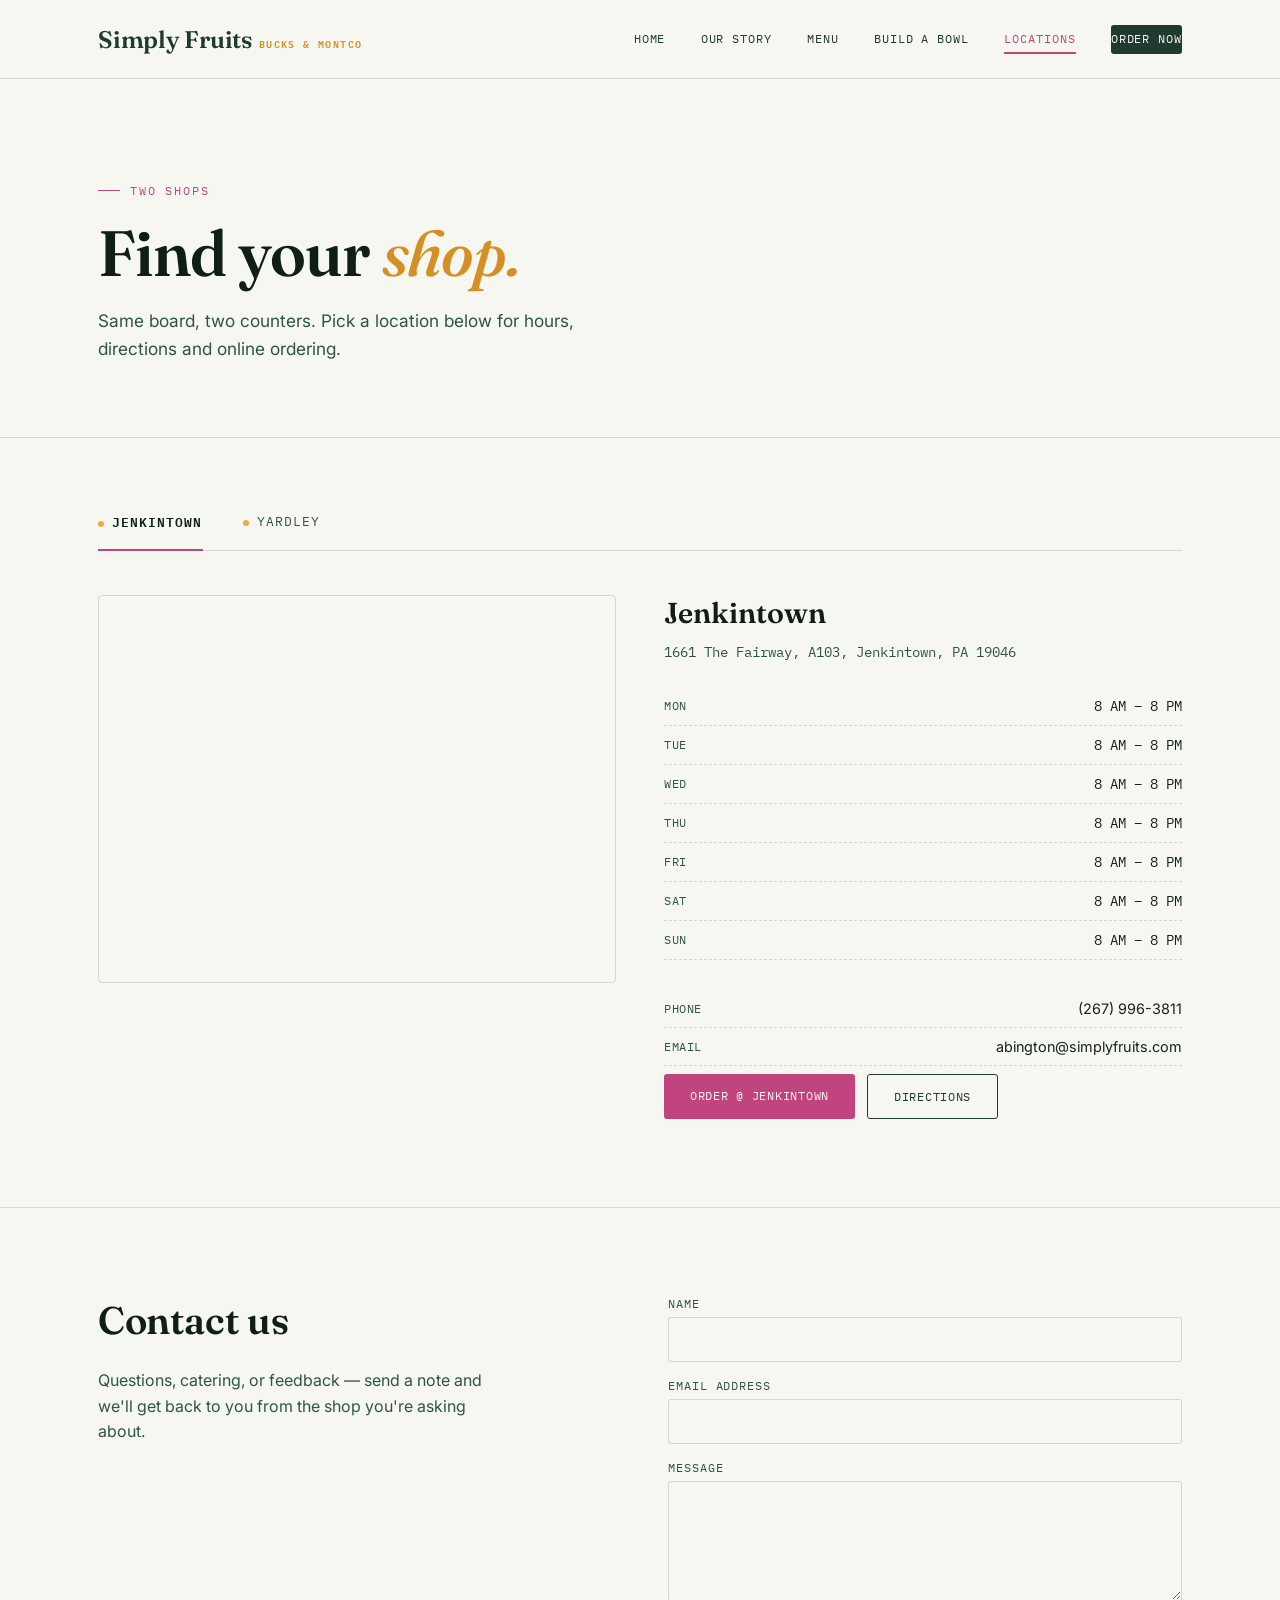
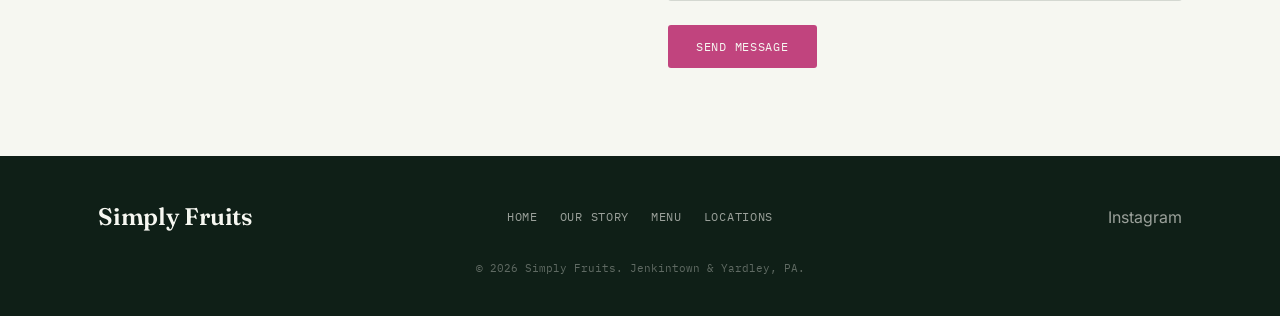
<file: locations.html>
<!DOCTYPE html>
<html lang="en">
<head>
<meta charset="UTF-8">
<meta name="viewport" content="width=device-width, initial-scale=1.0">
<title>Locations — Simply Fruits | Jenkintown & Yardley, PA</title>
<meta name="description" content="Find Simply Fruits in Jenkintown or Yardley, PA. Hours, address, phone and online ordering for both locations.">
<link rel="stylesheet" href="style.css">
</head>
<body>

<header class="site-header" id="siteHeader">
  <div class="wrap">
    <a href="index.html" class="logo">Simply Fruits <span>Bucks &amp; Montco</span></a>
    <nav class="main-nav">
      <a href="index.html">Home</a>
      <a href="our-story.html">Our Story</a>
      <a href="menu.html">Menu</a>
      <a href="build-your-bowl.html">Build a Bowl</a>
      <a href="locations.html" class="active">Locations</a>
      <a href="locations.html" class="btn-order">Order Now</a>
    </nav>
    <button class="nav-toggle" id="navToggle" aria-expanded="false">Menu</button>
  </div>
</header>

<section class="hero" style="padding-bottom: 40px;">
  <div class="wrap" style="grid-template-columns: 1fr;">
    <div>
      <span class="eyebrow">Two shops</span>
      <h1>Find your <em>shop.</em></h1>
      <p class="lede">Same board, two counters. Pick a location below for hours, directions and online ordering.</p>
    </div>
  </div>
</section>

<section style="padding-top: 56px;">
  <div class="wrap">

    <div class="loc-tabs" role="tablist" aria-label="Store locations">
      <button class="loc-tab" id="tab-jenkintown" role="tab" aria-selected="true" aria-controls="panel-jenkintown" data-tab="jenkintown"><span class="dot"></span>Jenkintown</button>
      <button class="loc-tab" id="tab-yardley" role="tab" aria-selected="false" aria-controls="panel-yardley" data-tab="yardley"><span class="dot"></span>Yardley</button>
    </div>

    <!-- JENKINTOWN -->
    <div class="loc-panel is-active" id="panel-jenkintown" role="tabpanel" aria-labelledby="tab-jenkintown">
      <div class="loc-grid">
        <div class="loc-map">
          <iframe src="https://www.google.com/maps/embed?pb=!1m18!1m12!1m3!1d3051.575260095821!2d-75.12093598461348!3d40.107181879402354!2m3!1f0!2f0!3f0!3m2!1i1024!2i768!4f13.1!3m3!1m2!1s0x89c6b0fa6fdab5e7%3A0x1115563750d719cf!2s1661%20The%20Fairway%20a103%2C%20Jenkintown%2C%20PA%2019046!5e0!3m2!1sen!2sus!4v1650379162472!5m2!1sen!2sus" loading="lazy" title="Map to Simply Fruits Jenkintown"></iframe>
        </div>
        <div class="loc-info">
          <h3>Jenkintown</h3>
          <p class="addr">1661 The Fairway, A103, Jenkintown, PA 19046</p>

          <div class="hours-table">
            <div class="info-row"><span>Mon</span><span>8 AM – 8 PM</span></div>
            <div class="info-row"><span>Tue</span><span>8 AM – 8 PM</span></div>
            <div class="info-row"><span>Wed</span><span>8 AM – 8 PM</span></div>
            <div class="info-row"><span>Thu</span><span>8 AM – 8 PM</span></div>
            <div class="info-row"><span>Fri</span><span>8 AM – 8 PM</span></div>
            <div class="info-row"><span>Sat</span><span>8 AM – 8 PM</span></div>
            <div class="info-row"><span>Sun</span><span>8 AM – 8 PM</span></div>
          </div>

          <div class="info-row"><span>Phone</span><span>(267) 996-3811</span></div>
          <div class="info-row"><span>Email</span><span>abington@simplyfruits.com</span></div>

          <div class="loc-actions">
            <a href="https://www.toasttab.com/simply-fruit-jenkintown/v3" class="btn-primary">Order @ Jenkintown</a>
            <a href="https://www.google.com/maps/search/?api=1&query=1661+The+Fairway+A103+Jenkintown+PA+19046" class="btn-ghost">Directions</a>
          </div>
        </div>
      </div>
    </div>

    <!-- YARDLEY -->
    <div class="loc-panel" id="panel-yardley" role="tabpanel" aria-labelledby="tab-yardley">
      <div class="loc-grid">
        <div class="loc-map">
          <iframe src="https://www.google.com/maps/embed?pb=!1m18!1m12!1m3!1d6092.157157114864!2d-74.88700692391116!3d40.22955506701015!2m3!1f0!2f0!3f0!3m2!1i1024!2i768!4f13.1!3m3!1m2!1s0x89c155190a8ce843%3A0xb5f0fd3fd90c48dc!2sSimply%20Fruits!5e0!3m2!1sen!2sus!4v1750292683545!5m2!1sen!2sus" loading="lazy" title="Map to Simply Fruits Yardley"></iframe>
        </div>
        <div class="loc-info">
          <h3>Yardley <span style="font-family: var(--mono); font-size: 0.65rem; color: var(--pink); vertical-align: middle; text-transform: uppercase; letter-spacing: 0.08em;">Now open</span></h3>
          <p class="addr">910 Antique Aly, Yardley, PA 19067</p>

          <div class="hours-table">
            <div class="info-row"><span>Mon</span><span>9 AM – 8 PM</span></div>
            <div class="info-row"><span>Tue</span><span>9 AM – 8 PM</span></div>
            <div class="info-row"><span>Wed</span><span>9 AM – 8 PM</span></div>
            <div class="info-row"><span>Thu</span><span>9 AM – 8 PM</span></div>
            <div class="info-row"><span>Fri</span><span>9 AM – 8 PM</span></div>
            <div class="info-row"><span>Sat</span><span>9 AM – 9 PM</span></div>
            <div class="info-row"><span>Sun</span><span>9 AM – 9 PM</span></div>
          </div>

          <div class="info-row"><span>Phone</span><span>(215) 337-3373</span></div>
          <div class="info-row"><span>Email</span><span>yardley@simplyfruits.com</span></div>

          <div class="loc-actions">
            <a href="https://simplyfruits-yardley.square.site/" class="btn-primary">Order @ Yardley</a>
            <a href="yardley.html" class="btn-ghost">Yardley menu</a>
            <a href="https://www.google.com/maps/search/?api=1&query=910+Antique+Aly+Yardley+PA+19067" class="btn-ghost">Directions</a>
          </div>
        </div>
      </div>
    </div>

  </div>
</section>

<section>
  <div class="wrap contact-grid">
    <div class="contact-side">
      <div class="section-head" style="margin-bottom: 24px;">
        <h2>Contact us</h2>
      </div>
      <p style="color: var(--green-700); max-width: 40ch; line-height: 1.6;">Questions, catering, or feedback — send a note and we'll get back to you from the shop you're asking about.</p>
    </div>
    <form class="contact-form" action="#" method="post">
      <div>
        <label for="name">Name</label>
        <input type="text" id="name" name="name" required>
      </div>
      <div>
        <label for="email">Email address</label>
        <input type="email" id="email" name="email" required>
      </div>
      <div>
        <label for="message">Message</label>
        <textarea id="message" name="message" required></textarea>
      </div>
      <button type="submit">Send message</button>
    </form>
  </div>
</section>

<footer class="site-footer">
  <div class="wrap">
    <a href="index.html" class="logo">Simply Fruits</a>
    <div class="foot-links">
      <a href="index.html">Home</a>
      <a href="our-story.html">Our Story</a>
      <a href="menu.html">Menu</a>
      <a href="locations.html">Locations</a>
    </div>
    <div class="foot-social">
      <a href="https://www.instagram.com/simplyfruits/">Instagram</a>
    </div>
  </div>
  <p class="foot-bottom">© 2026 Simply Fruits. Jenkintown &amp; Yardley, PA.</p>
</footer>

<script src="script.js"></script>
</body>
</html>
</file>
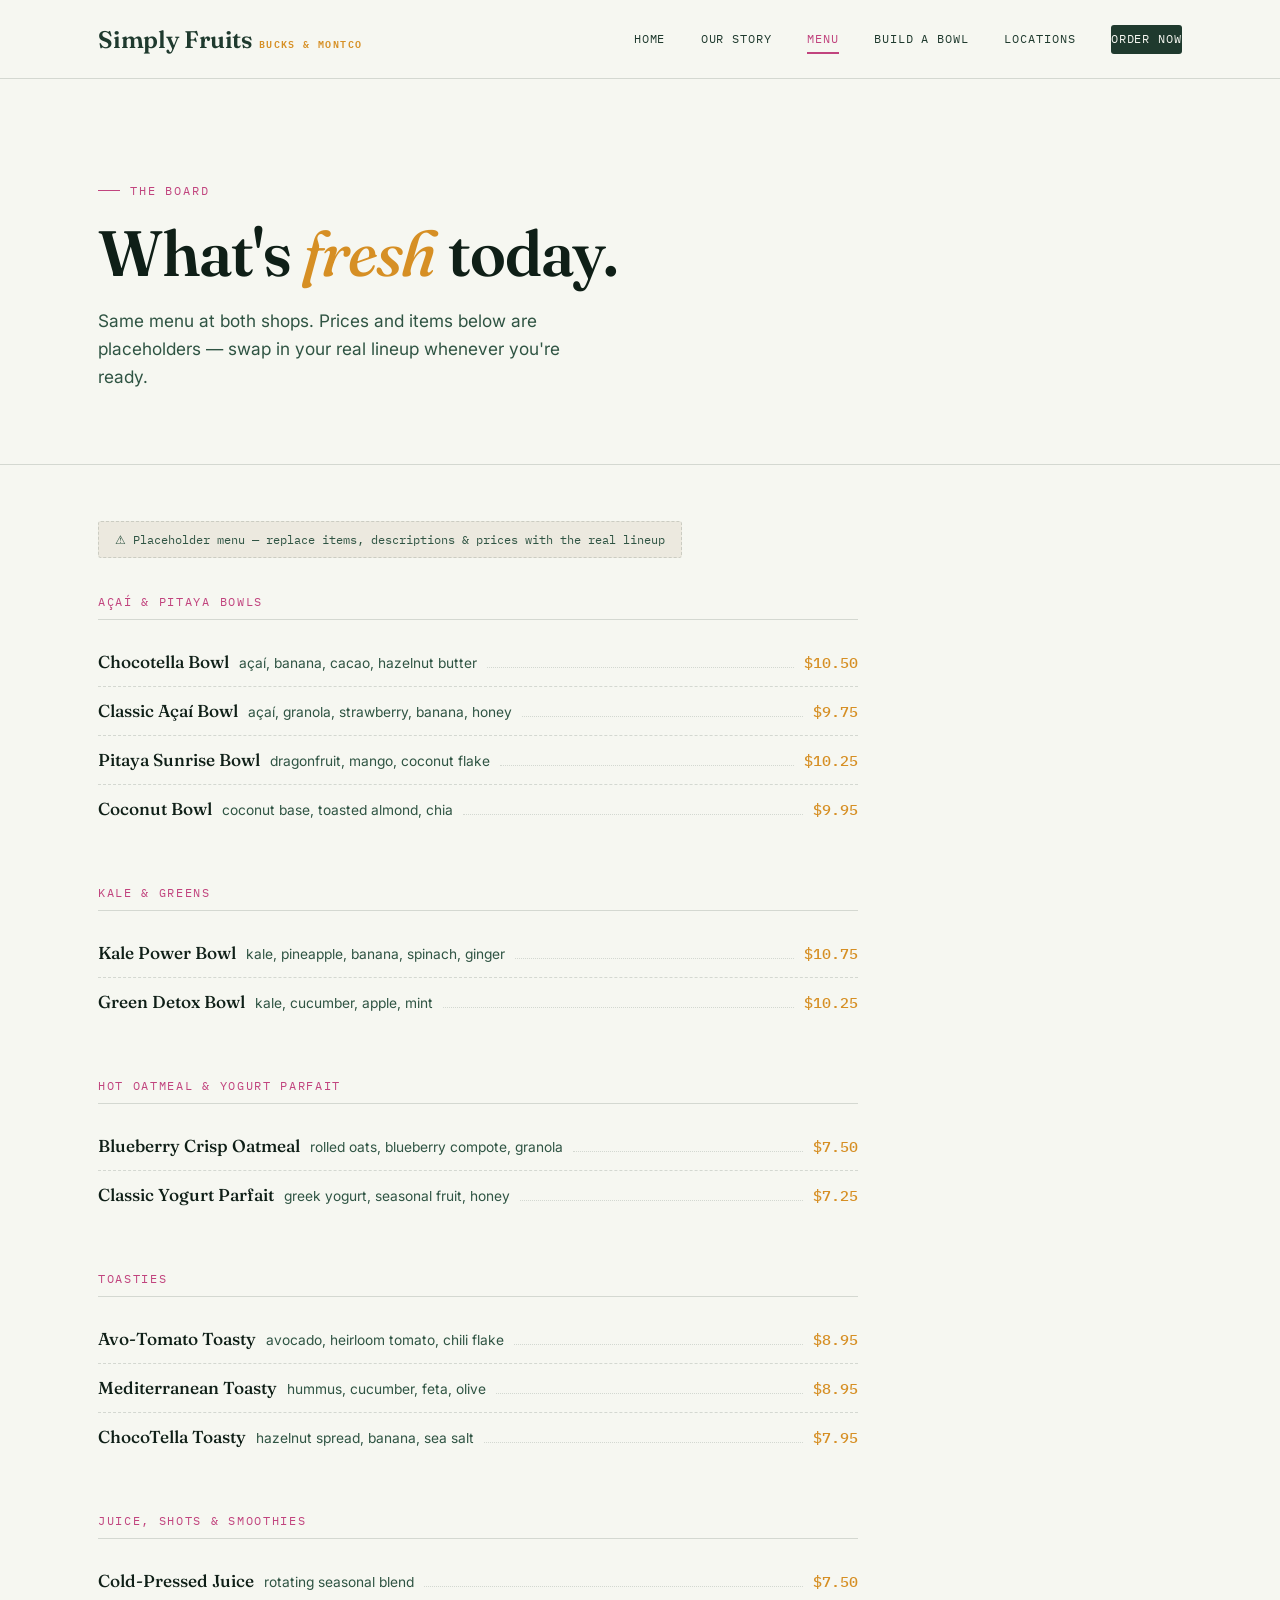
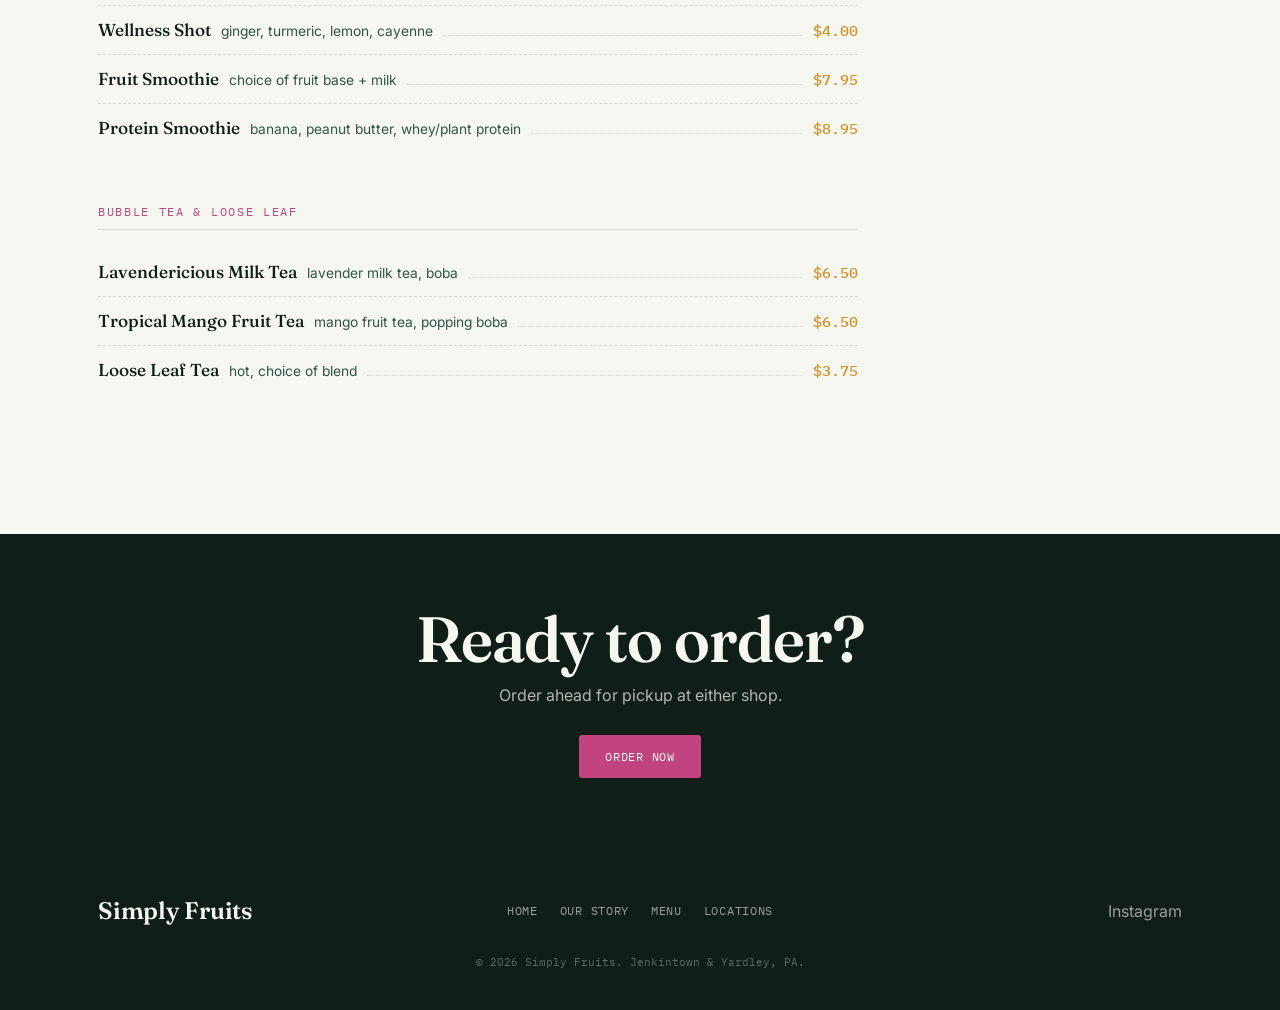
<file: menu.html>
<!DOCTYPE html>
<html lang="en">
<head>
<meta charset="UTF-8">
<meta name="viewport" content="width=device-width, initial-scale=1.0">
<title>Menu — Simply Fruits | Jenkintown & Yardley, PA</title>
<meta name="description" content="Açaí bowls, kale bowls, juices, smoothies, toasties and bubble tea at Simply Fruits.">
<link rel="stylesheet" href="style.css">
</head>
<body>

<header class="site-header" id="siteHeader">
  <div class="wrap">
    <a href="index.html" class="logo">Simply Fruits <span>Bucks &amp; Montco</span></a>
    <nav class="main-nav">
      <a href="index.html">Home</a>
      <a href="our-story.html">Our Story</a>
      <a href="menu.html" class="active">Menu</a>
      <a href="build-your-bowl.html">Build a Bowl</a>
      <a href="locations.html">Locations</a>
      <a href="locations.html" class="btn-order">Order Now</a>
    </nav>
    <button class="nav-toggle" id="navToggle" aria-expanded="false">Menu</button>
  </div>
</header>

<section class="hero" style="padding-bottom: 40px;">
  <div class="wrap" style="grid-template-columns: 1fr;">
    <div>
      <span class="eyebrow">The board</span>
      <h1>What's <em>fresh</em> today.</h1>
      <p class="lede">Same menu at both shops. Prices and items below are placeholders — swap in your real lineup whenever you're ready.</p>
    </div>
  </div>
</section>

<section style="padding-top: 56px;">
  <div class="wrap">
    <span class="menu-placeholder-note">⚠ Placeholder menu — replace items, descriptions &amp; prices with the real lineup</span>

    <div class="menu-board">

      <div class="menu-group">
        <p class="menu-group-title">Açaí &amp; Pitaya Bowls</p>
        <div class="menu-row"><span class="item-name">Chocotella Bowl</span><span class="item-desc">açaí, banana, cacao, hazelnut butter</span><span class="leader"></span><span class="price">$10.50</span></div>
        <div class="menu-row"><span class="item-name">Classic Açaí Bowl</span><span class="item-desc">açaí, granola, strawberry, banana, honey</span><span class="leader"></span><span class="price">$9.75</span></div>
        <div class="menu-row"><span class="item-name">Pitaya Sunrise Bowl</span><span class="item-desc">dragonfruit, mango, coconut flake</span><span class="leader"></span><span class="price">$10.25</span></div>
        <div class="menu-row"><span class="item-name">Coconut Bowl</span><span class="item-desc">coconut base, toasted almond, chia</span><span class="leader"></span><span class="price">$9.95</span></div>
      </div>

      <div class="menu-group">
        <p class="menu-group-title">Kale &amp; Greens</p>
        <div class="menu-row"><span class="item-name">Kale Power Bowl</span><span class="item-desc">kale, pineapple, banana, spinach, ginger</span><span class="leader"></span><span class="price">$10.75</span></div>
        <div class="menu-row"><span class="item-name">Green Detox Bowl</span><span class="item-desc">kale, cucumber, apple, mint</span><span class="leader"></span><span class="price">$10.25</span></div>
      </div>

      <div class="menu-group">
        <p class="menu-group-title">Hot Oatmeal &amp; Yogurt Parfait</p>
        <div class="menu-row"><span class="item-name">Blueberry Crisp Oatmeal</span><span class="item-desc">rolled oats, blueberry compote, granola</span><span class="leader"></span><span class="price">$7.50</span></div>
        <div class="menu-row"><span class="item-name">Classic Yogurt Parfait</span><span class="item-desc">greek yogurt, seasonal fruit, honey</span><span class="leader"></span><span class="price">$7.25</span></div>
      </div>

      <div class="menu-group">
        <p class="menu-group-title">Toasties</p>
        <div class="menu-row"><span class="item-name">Avo-Tomato Toasty</span><span class="item-desc">avocado, heirloom tomato, chili flake</span><span class="leader"></span><span class="price">$8.95</span></div>
        <div class="menu-row"><span class="item-name">Mediterranean Toasty</span><span class="item-desc">hummus, cucumber, feta, olive</span><span class="leader"></span><span class="price">$8.95</span></div>
        <div class="menu-row"><span class="item-name">ChocoTella Toasty</span><span class="item-desc">hazelnut spread, banana, sea salt</span><span class="leader"></span><span class="price">$7.95</span></div>
      </div>

      <div class="menu-group">
        <p class="menu-group-title">Juice, Shots &amp; Smoothies</p>
        <div class="menu-row"><span class="item-name">Cold-Pressed Juice</span><span class="item-desc">rotating seasonal blend</span><span class="leader"></span><span class="price">$7.50</span></div>
        <div class="menu-row"><span class="item-name">Wellness Shot</span><span class="item-desc">ginger, turmeric, lemon, cayenne</span><span class="leader"></span><span class="price">$4.00</span></div>
        <div class="menu-row"><span class="item-name">Fruit Smoothie</span><span class="item-desc">choice of fruit base + milk</span><span class="leader"></span><span class="price">$7.95</span></div>
        <div class="menu-row"><span class="item-name">Protein Smoothie</span><span class="item-desc">banana, peanut butter, whey/plant protein</span><span class="leader"></span><span class="price">$8.95</span></div>
      </div>

      <div class="menu-group">
        <p class="menu-group-title">Bubble Tea &amp; Loose Leaf</p>
        <div class="menu-row"><span class="item-name">Lavendericious Milk Tea</span><span class="item-desc">lavender milk tea, boba</span><span class="leader"></span><span class="price">$6.50</span></div>
        <div class="menu-row"><span class="item-name">Tropical Mango Fruit Tea</span><span class="item-desc">mango fruit tea, popping boba</span><span class="leader"></span><span class="price">$6.50</span></div>
        <div class="menu-row"><span class="item-name">Loose Leaf Tea</span><span class="item-desc">hot, choice of blend</span><span class="leader"></span><span class="price">$3.75</span></div>
      </div>

    </div>
  </div>
</section>

<div class="cta-banner">
  <div class="wrap">
    <h2>Ready to order?</h2>
    <p>Order ahead for pickup at either shop.</p>
    <div class="hero-ctas">
      <a href="locations.html" class="btn-primary">Order Now</a>
    </div>
  </div>
</div>

<footer class="site-footer">
  <div class="wrap">
    <a href="index.html" class="logo">Simply Fruits</a>
    <div class="foot-links">
      <a href="index.html">Home</a>
      <a href="our-story.html">Our Story</a>
      <a href="menu.html">Menu</a>
      <a href="locations.html">Locations</a>
    </div>
    <div class="foot-social">
      <a href="https://www.instagram.com/simplyfruits/">Instagram</a>
    </div>
  </div>
  <p class="foot-bottom">© 2026 Simply Fruits. Jenkintown &amp; Yardley, PA.</p>
</footer>

<script src="script.js"></script>
</body>
</html>
</file>
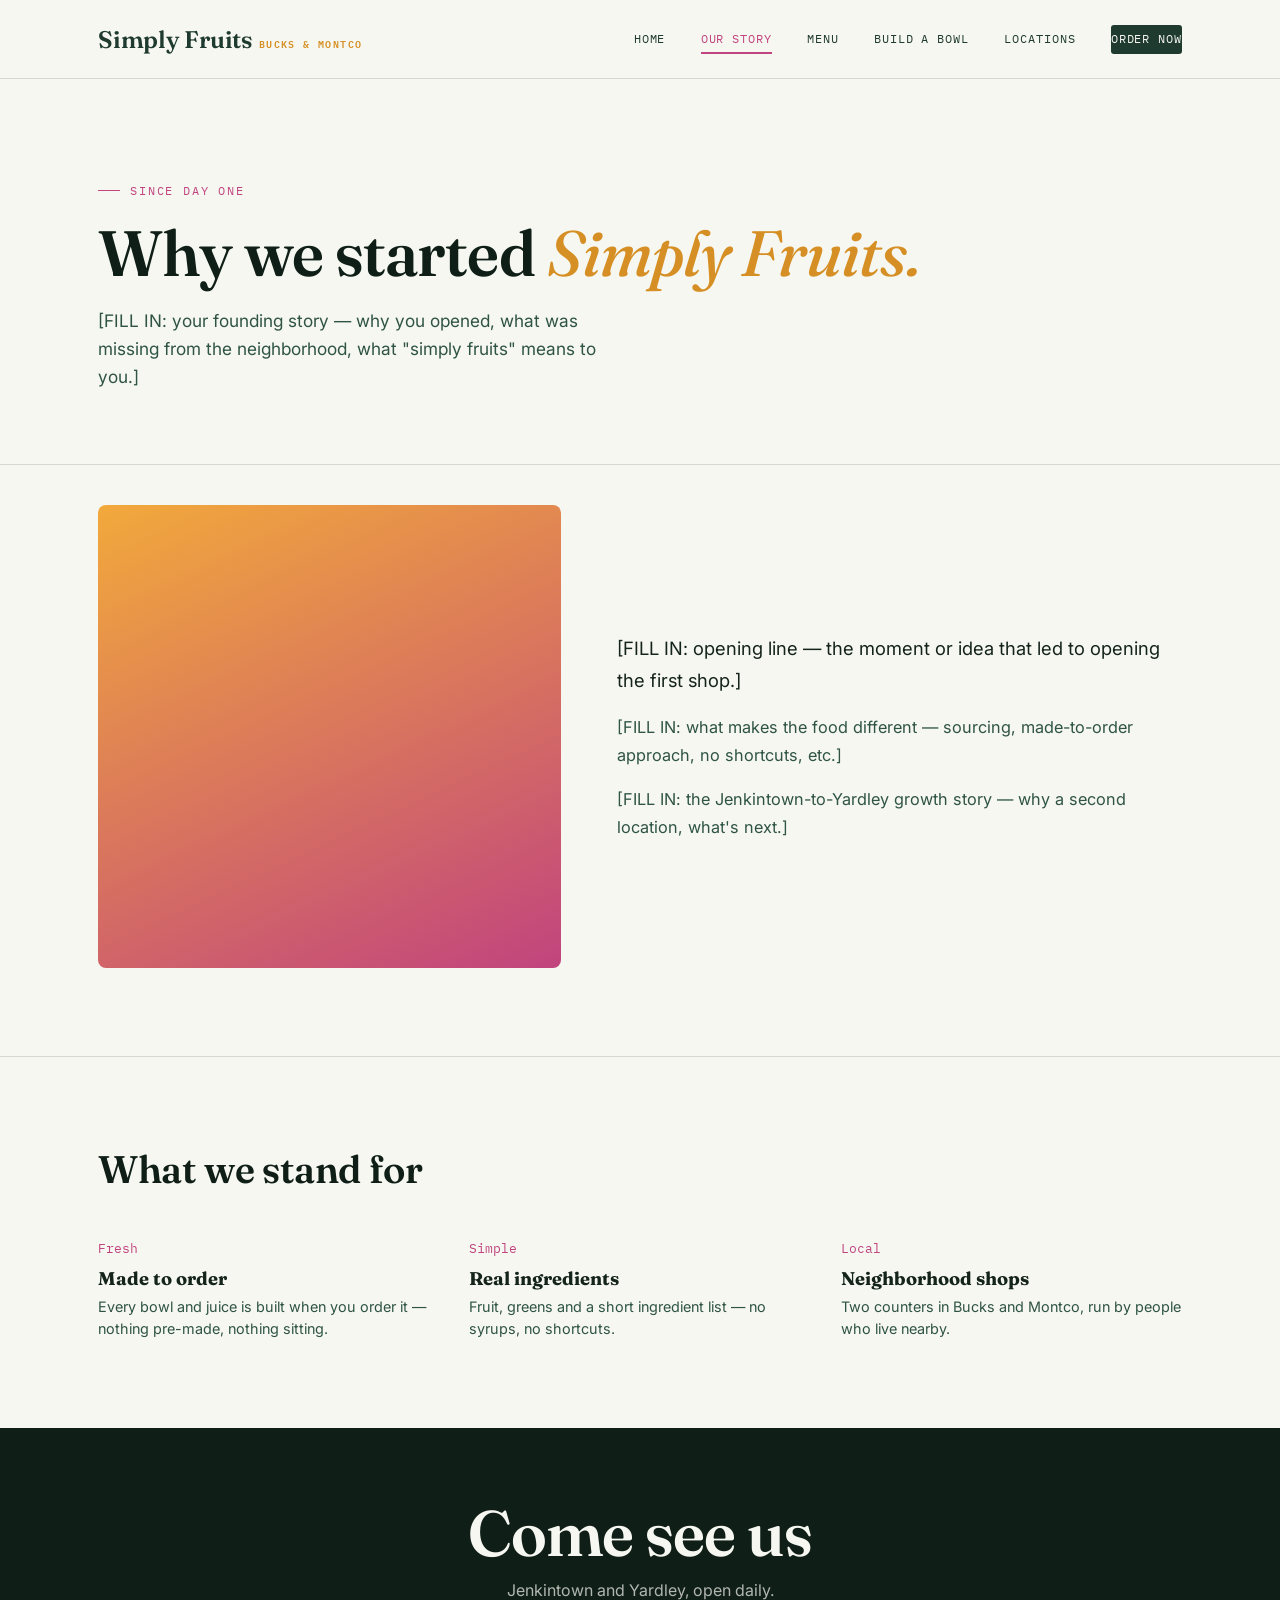
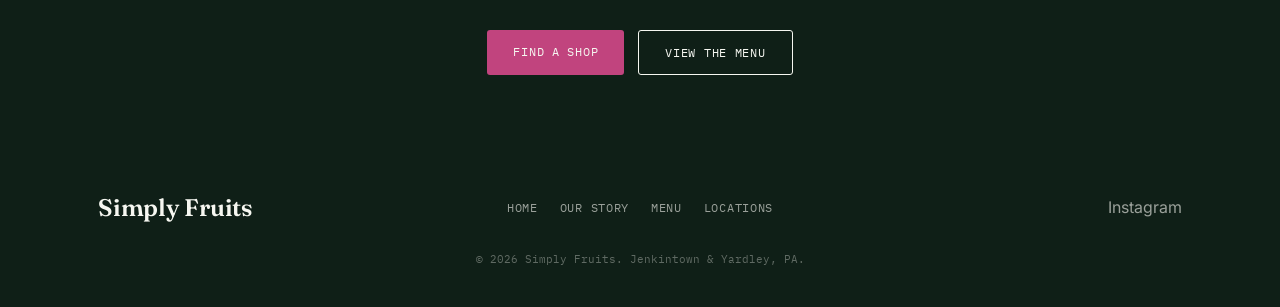
<file: our-story.html>
<!DOCTYPE html>
<html lang="en">
<head>
<meta charset="UTF-8">
<meta name="viewport" content="width=device-width, initial-scale=1.0">
<title>Our Story — Simply Fruits</title>
<meta name="description" content="The story behind Simply Fruits, a health-forward bowl and juice bar in Jenkintown and Yardley, PA.">
<link rel="stylesheet" href="style.css">
</head>
<body>

<header class="site-header" id="siteHeader">
  <div class="wrap">
    <a href="index.html" class="logo">Simply Fruits <span>Bucks &amp; Montco</span></a>
    <nav class="main-nav">
      <a href="index.html">Home</a>
      <a href="our-story.html" class="active">Our Story</a>
      <a href="menu.html">Menu</a>
      <a href="build-your-bowl.html">Build a Bowl</a>
      <a href="locations.html">Locations</a>
      <a href="locations.html" class="btn-order">Order Now</a>
    </nav>
    <button class="nav-toggle" id="navToggle" aria-expanded="false">Menu</button>
  </div>
</header>

<section class="hero" style="padding-bottom: 40px;">
  <div class="wrap" style="grid-template-columns: 1fr;">
    <div>
      <span class="eyebrow">Since day one</span>
      <h1>Why we started <em>Simply Fruits.</em></h1>
      <p class="lede">[FILL IN: your founding story — why you opened, what was missing from the neighborhood, what "simply fruits" means to you.]</p>
    </div>
  </div>
</section>

<section style="padding-top: 40px;">
  <div class="wrap story-grid">
    <div class="story-art" role="img" aria-label="Simply Fruits brand illustration"></div>
    <div class="story-copy">
      <p>[FILL IN: opening line — the moment or idea that led to opening the first shop.]</p>
      <p>[FILL IN: what makes the food different — sourcing, made-to-order approach, no shortcuts, etc.]</p>
      <p>[FILL IN: the Jenkintown-to-Yardley growth story — why a second location, what's next.]</p>
    </div>
  </div>
</section>

<section>
  <div class="wrap">
    <div class="section-head">
      <h2>What we stand for</h2>
    </div>
    <div class="values-row">
      <div class="value-item">
        <span class="num">Fresh</span>
        <h4>Made to order</h4>
        <p>Every bowl and juice is built when you order it — nothing pre-made, nothing sitting.</p>
      </div>
      <div class="value-item">
        <span class="num">Simple</span>
        <h4>Real ingredients</h4>
        <p>Fruit, greens and a short ingredient list — no syrups, no shortcuts.</p>
      </div>
      <div class="value-item">
        <span class="num">Local</span>
        <h4>Neighborhood shops</h4>
        <p>Two counters in Bucks and Montco, run by people who live nearby.</p>
      </div>
    </div>
  </div>
</section>

<div class="cta-banner">
  <div class="wrap">
    <h2>Come see us</h2>
    <p>Jenkintown and Yardley, open daily.</p>
    <div class="hero-ctas">
      <a href="locations.html" class="btn-primary">Find a shop</a>
      <a href="menu.html" class="btn-ghost">View the menu</a>
    </div>
  </div>
</div>

<footer class="site-footer">
  <div class="wrap">
    <a href="index.html" class="logo">Simply Fruits</a>
    <div class="foot-links">
      <a href="index.html">Home</a>
      <a href="our-story.html">Our Story</a>
      <a href="menu.html">Menu</a>
      <a href="locations.html">Locations</a>
    </div>
    <div class="foot-social">
      <a href="https://www.instagram.com/simplyfruits/">Instagram</a>
    </div>
  </div>
  <p class="foot-bottom">© 2026 Simply Fruits. Jenkintown &amp; Yardley, PA.</p>
</footer>

<script src="script.js"></script>
</body>
</html>
</file>
<file: style.css>
@import url('https://fonts.googleapis.com/css2?family=Fraunces:ital,opsz,wght@0,9..144,400;0,9..144,500;0,9..144,600;0,9..144,700;1,9..144,500&family=Inter:wght@400;500;600;700&family=IBM+Plex+Mono:wght@400;500;600&display=swap');

:root {
  --green-950: #0f1f17;
  --green-900: #1f3a2e;
  --green-700: #2f5443;
  --cream: #f6f7f1;
  --cream-dim: #ece9df;
  --orange: #f2a93b;
  --orange-dark: #d68f24;
  --pink: #c1447e;
  --line: rgba(31, 58, 46, 0.16);
  --ink: #14241b;

  --display: 'Fraunces', serif;
  --body: 'Inter', sans-serif;
  --mono: 'IBM Plex Mono', monospace;
}

* { box-sizing: border-box; }
html { scroll-behavior: smooth; }

body {
  margin: 0;
  background: var(--cream);
  color: var(--ink);
  font-family: var(--body);
  -webkit-font-smoothing: antialiased;
}

img { max-width: 100%; display: block; }

a { color: inherit; text-decoration: none; }

:focus-visible {
  outline: 2px solid var(--orange-dark);
  outline-offset: 3px;
}

@media (prefers-reduced-motion: reduce) {
  * { animation-duration: 0.01ms !important; transition-duration: 0.01ms !important; }
}

.wrap {
  max-width: 1140px;
  margin: 0 auto;
  padding: 0 28px;
}

/* ---------- Header ---------- */
.site-header {
  position: sticky;
  top: 0;
  z-index: 50;
  background: var(--cream);
  border-bottom: 1px solid var(--line);
}

.site-header .wrap {
  display: flex;
  align-items: center;
  justify-content: space-between;
  height: 78px;
}

.logo {
  font-family: var(--display);
  font-weight: 600;
  font-size: 1.5rem;
  letter-spacing: -0.01em;
  color: var(--green-900);
  display: flex;
  align-items: baseline;
  gap: 6px;
}
.logo span {
  font-family: var(--mono);
  font-size: 0.62rem;
  letter-spacing: 0.14em;
  color: var(--orange-dark);
  font-weight: 600;
  text-transform: uppercase;
}

nav.main-nav { display: flex; align-items: center; gap: 2.2rem; }

nav.main-nav a {
  font-family: var(--mono);
  font-size: 0.72rem;
  letter-spacing: 0.08em;
  text-transform: uppercase;
  color: var(--green-900);
  padding: 6px 0;
  border-bottom: 2px solid transparent;
  transition: border-color 0.15s ease, color 0.15s ease;
}
nav.main-nav a:hover { border-color: var(--orange); }
nav.main-nav a.active { border-color: var(--pink); color: var(--pink); }

.btn-order {
  font-family: var(--mono);
  font-size: 0.72rem;
  letter-spacing: 0.08em;
  text-transform: uppercase;
  background: var(--green-900);
  color: var(--cream) !important;
  padding: 12px 28px;
  border-radius: 3px;
  display: inline-flex;
  align-items: center;
  justify-content: center;
  transition: background 0.15s ease;
}
.btn-order:hover { background: var(--pink); }

.nav-toggle { display: none; }

/* ---------- Hero ---------- */
.hero {
  padding: 96px 0 84px;
  border-bottom: 1px solid var(--line);
  position: relative;
  overflow: hidden;
}

.hero .wrap {
  display: grid;
  grid-template-columns: 1.1fr 0.9fr;
  gap: 48px;
  align-items: center;
}

.eyebrow {
  font-family: var(--mono);
  font-size: 0.72rem;
  letter-spacing: 0.16em;
  text-transform: uppercase;
  color: var(--pink);
  display: inline-flex;
  align-items: center;
  gap: 10px;
  margin-bottom: 22px;
}
.eyebrow::before {
  content: "";
  width: 22px;
  height: 1px;
  background: var(--pink);
}

.hero h1 {
  font-family: var(--display);
  font-weight: 600;
  font-size: clamp(2.6rem, 5vw, 4rem);
  line-height: 1.02;
  letter-spacing: -0.015em;
  margin: 0 0 22px;
  color: var(--green-950);
}
.hero h1 em {
  font-style: italic;
  font-weight: 500;
  color: var(--orange-dark);
}

.hero p.lede {
  font-size: 1.08rem;
  line-height: 1.6;
  max-width: 46ch;
  color: var(--green-700);
  margin: 0 0 34px;
}

.hero-ctas { display: flex; gap: 14px; flex-wrap: wrap; }

.btn-primary, .btn-ghost {
  font-family: var(--mono);
  font-size: 0.75rem;
  letter-spacing: 0.06em;
  text-transform: uppercase;
  padding: 14px 26px;
  border-radius: 3px;
  display: inline-block;
}
.btn-primary {
  background: var(--pink);
  color: var(--cream);
  transition: background 0.15s ease, transform 0.15s ease;
}
.btn-primary:hover { background: var(--orange-dark); transform: translateY(-1px); }
.btn-ghost {
  border: 1px solid var(--green-900);
  color: var(--green-900);
  transition: background 0.15s ease;
}
.btn-ghost:hover { background: var(--green-900); color: var(--cream); }

.hero-art {
  aspect-ratio: 4 / 5;
  border-radius: 8px;
  background:
    radial-gradient(circle at 30% 25%, var(--orange) 0%, rgba(242,169,59,0) 42%),
    radial-gradient(circle at 75% 70%, var(--pink) 0%, rgba(193,68,126,0) 45%),
    var(--green-900);
  position: relative;
}
.hero-art::after {
  content: "SF";
  position: absolute;
  inset: 0;
  display: flex;
  align-items: center;
  justify-content: center;
  font-family: var(--display);
  font-style: italic;
  font-weight: 500;
  font-size: 6rem;
  color: rgba(246, 247, 241, 0.14);
}

/* ---------- Section shell ---------- */
section { padding: 88px 0; border-bottom: 1px solid var(--line); }
section:last-of-type { border-bottom: none; }

.section-head {
  display: flex;
  justify-content: space-between;
  align-items: flex-end;
  gap: 24px;
  margin-bottom: 44px;
  flex-wrap: wrap;
}

.section-head h2 {
  font-family: var(--display);
  font-weight: 600;
  font-size: clamp(1.9rem, 3vw, 2.6rem);
  margin: 0;
  color: var(--green-950);
  letter-spacing: -0.01em;
}

.section-head .note {
  font-family: var(--mono);
  font-size: 0.78rem;
  color: var(--green-700);
  max-width: 34ch;
  text-align: right;
}

/* ---------- Category strip (home) ---------- */
.cat-grid {
  display: grid;
  grid-template-columns: repeat(4, 1fr);
  gap: 1px;
  background: var(--line);
  border: 1px solid var(--line);
}
.cat-tile {
  background: var(--cream);
  padding: 34px 22px;
  transition: background 0.15s ease;
}
.cat-tile:hover { background: var(--cream-dim); }
.cat-tile .num {
  font-family: var(--mono);
  font-size: 0.7rem;
  color: var(--orange-dark);
  letter-spacing: 0.08em;
}
.cat-tile h3 {
  font-family: var(--display);
  font-size: 1.3rem;
  font-weight: 600;
  margin: 14px 0 8px;
  color: var(--green-950);
}
.cat-tile p {
  font-size: 0.88rem;
  color: var(--green-700);
  line-height: 1.5;
  margin: 0;
}

/* ---------- Menu board (dot-leader rows) ---------- */
.menu-board { max-width: 760px; }
.menu-group { margin-bottom: 52px; }
.menu-group-title {
  font-family: var(--mono);
  font-size: 0.75rem;
  letter-spacing: 0.14em;
  text-transform: uppercase;
  color: var(--pink);
  margin: 0 0 18px;
  padding-bottom: 10px;
  border-bottom: 1px solid var(--line);
}

.menu-row {
  display: flex;
  align-items: baseline;
  gap: 10px;
  padding: 13px 0;
  border-bottom: 1px dashed var(--line);
}
.menu-row:last-child { border-bottom: none; }

.menu-row .item-name {
  font-family: var(--display);
  font-size: 1.08rem;
  font-weight: 500;
  color: var(--green-950);
  white-space: nowrap;
}
.menu-row .item-desc {
  font-size: 0.86rem;
  color: var(--green-700);
  white-space: nowrap;
  overflow: hidden;
}
.menu-row .leader {
  flex: 1;
  border-bottom: 1px dotted var(--line);
  height: 1px;
  margin-bottom: 5px;
  min-width: 12px;
}
.menu-row .price {
  font-family: var(--mono);
  font-size: 0.95rem;
  font-weight: 500;
  color: var(--orange-dark);
  white-space: nowrap;
}

.menu-placeholder-note {
  font-family: var(--mono);
  font-size: 0.72rem;
  color: var(--green-700);
  background: var(--cream-dim);
  border: 1px dashed var(--line);
  padding: 10px 16px;
  border-radius: 3px;
  display: inline-block;
  margin-bottom: 36px;
}

/* ---------- Locations tabs ---------- */
.loc-tabs {
  display: flex;
  gap: 0;
  border-bottom: 1px solid var(--line);
  margin-bottom: 44px;
}
.loc-tab {
  font-family: var(--mono);
  font-size: 0.82rem;
  letter-spacing: 0.08em;
  text-transform: uppercase;
  background: none;
  border: none;
  cursor: pointer;
  padding: 16px 0;
  margin-right: 40px;
  color: var(--green-700);
  border-bottom: 2px solid transparent;
  transform: translateY(1px);
  transition: color 0.15s ease, border-color 0.15s ease;
}
.loc-tab:hover { color: var(--green-950); }
.loc-tab[aria-selected="true"] {
  color: var(--green-950);
  border-bottom-color: var(--pink);
  font-weight: 600;
}
.loc-tab .dot {
  display: inline-block;
  width: 6px; height: 6px;
  border-radius: 50%;
  background: var(--orange);
  margin-right: 8px;
}

.loc-panel { display: none; }
.loc-panel.is-active { display: block; animation: fadein 0.25s ease; }
@keyframes fadein { from { opacity: 0; transform: translateY(4px); } to { opacity: 1; transform: translateY(0); } }

.loc-grid {
  display: grid;
  grid-template-columns: 1fr 1fr;
  gap: 48px;
  align-items: start;
}

.loc-map {
  border: 1px solid var(--line);
  border-radius: 4px;
  overflow: hidden;
  aspect-ratio: 4/3;
}
.loc-map iframe { width: 100%; height: 100%; border: 0; }

.loc-info h3 {
  font-family: var(--display);
  font-size: 1.8rem;
  font-weight: 600;
  margin: 0 0 6px;
  color: var(--green-950);
}
.loc-info .addr {
  font-family: var(--mono);
  font-size: 0.85rem;
  color: var(--green-700);
  margin-bottom: 26px;
}

.info-row {
  display: flex;
  justify-content: space-between;
  padding: 10px 0;
  border-bottom: 1px dashed var(--line);
  font-size: 0.9rem;
}
.info-row span:first-child { color: var(--green-700); font-family: var(--mono); font-size: 0.78rem; text-transform: uppercase; letter-spacing: 0.05em; }
.info-row span:last-child { text-align: right; }

.hours-table { margin: 22px 0 30px; }
.hours-table .info-row span:last-child { font-family: var(--mono); font-size: 0.85rem; }

.loc-actions { display: flex; gap: 12px; flex-wrap: wrap; margin-top: 8px; }

/* ---------- Story / about blocks ---------- */
.story-grid {
  display: grid;
  grid-template-columns: 0.9fr 1.1fr;
  gap: 56px;
  align-items: center;
}
.story-art {
  aspect-ratio: 1/1;
  border-radius: 8px;
  background: linear-gradient(155deg, var(--orange) 0%, var(--pink) 100%);
}
.story-copy p { font-size: 1.02rem; line-height: 1.7; color: var(--green-700); }
.story-copy p:first-child { color: var(--ink); font-size: 1.15rem; }

.values-row {
  display: grid;
  grid-template-columns: repeat(3, 1fr);
  gap: 30px;
  margin-top: 20px;
}
.value-item .num { font-family: var(--mono); color: var(--pink); font-size: 0.8rem; }
.value-item h4 { font-family: var(--display); font-size: 1.15rem; margin: 10px 0 6px; }
.value-item p { font-size: 0.9rem; color: var(--green-700); margin: 0; line-height: 1.55; }

/* ---------- CTA banner ---------- */
.cta-banner {
  background: var(--green-950);
  color: var(--cream);
  padding: 72px 0;
  text-align: center;
}
.cta-banner h2 {
  font-family: var(--display);
  font-weight: 600;
  font-size: clamp(2.6rem, 5vw, 4rem);
  line-height: 1.02;
  letter-spacing: -0.015em;
  margin: 0 0 14px;
}
.cta-banner p { color: rgba(246,247,241,0.7); margin: 0 0 30px; }
.cta-banner .hero-ctas { justify-content: center; }
.cta-banner .btn-ghost { border-color: var(--cream); color: var(--cream); }
.cta-banner .btn-ghost:hover { background: var(--cream); color: var(--green-950); }

/* ---------- Contact form ---------- */
.contact-grid {
  display: grid;
  grid-template-columns: 1fr 1fr;
  gap: 56px;
}
form.contact-form { display: flex; flex-direction: column; gap: 16px; }
.contact-form label {
  font-family: var(--mono);
  font-size: 0.72rem;
  letter-spacing: 0.08em;
  text-transform: uppercase;
  color: var(--green-700);
  margin-bottom: 6px;
  display: block;
}
.contact-form input,
.contact-form textarea {
  width: 100%;
  border: 1px solid var(--line);
  background: var(--cream);
  border-radius: 3px;
  padding: 12px 14px;
  font-family: var(--body);
  font-size: 0.95rem;
  color: var(--ink);
}
.contact-form input:focus, .contact-form textarea:focus { border-color: var(--pink); }
.contact-form textarea { resize: vertical; min-height: 120px; }
.contact-form button {
  align-self: flex-start;
  margin-top: 4px;
  font-family: var(--mono);
  font-size: 0.75rem;
  letter-spacing: 0.06em;
  text-transform: uppercase;
  background: var(--pink);
  color: var(--cream);
  border: none;
  padding: 14px 28px;
  border-radius: 3px;
  cursor: pointer;
  transition: background 0.15s ease;
}
.contact-form button:hover { background: var(--orange-dark); }

.contact-side .info-row { max-width: 360px; }

/* ---------- Footer ---------- */
footer.site-footer {
  background: var(--green-950);
  color: rgba(246,247,241,0.6);
  padding: 46px 0 30px;
}
footer.site-footer .wrap {
  display: grid;
  grid-template-columns: 1fr auto 1fr;
  align-items: center;
  gap: 18px;
}
footer.site-footer .logo { color: var(--cream); justify-self: start; }
.foot-links { display: flex; justify-content: center; gap: 22px; font-family: var(--mono); font-size: 0.72rem; letter-spacing: 0.06em; text-transform: uppercase; }
.foot-links a:hover { color: var(--orange); }
.foot-social { justify-self: end; }
.foot-social a { color: rgba(246,247,241,0.6); }
.foot-social a:hover { color: var(--orange); }
.foot-bottom {
  font-family: var(--mono);
  font-size: 0.68rem;
  color: rgba(246,247,241,0.35);
  text-align: center;
  margin-top: 30px;
}

/* ---------- Scroll reveal ---------- */
.reveal {
  opacity: 0;
  transform: translateY(28px);
  transition: opacity 0.9s cubic-bezier(0.16, 1, 0.3, 1), transform 0.9s cubic-bezier(0.16, 1, 0.3, 1);
  will-change: opacity, transform;
}
.reveal.is-visible {
  opacity: 1;
  transform: translateY(0);
}

.reveal-scale {
  opacity: 0;
  transform: scale(0.94);
  transition: opacity 1s cubic-bezier(0.16, 1, 0.3, 1), transform 1s cubic-bezier(0.16, 1, 0.3, 1);
}
.reveal-scale.is-visible {
  opacity: 1;
  transform: scale(1);
}

/* stagger children of a revealed group */
.reveal-group .reveal-item {
  opacity: 0;
  transform: translateY(24px);
  transition: opacity 0.8s cubic-bezier(0.16, 1, 0.3, 1), transform 0.8s cubic-bezier(0.16, 1, 0.3, 1);
}
.reveal-group.is-visible .reveal-item {
  opacity: 1;
  transform: translateY(0);
}
.reveal-group.is-visible .reveal-item:nth-child(1) { transition-delay: 0.05s; }
.reveal-group.is-visible .reveal-item:nth-child(2) { transition-delay: 0.15s; }
.reveal-group.is-visible .reveal-item:nth-child(3) { transition-delay: 0.25s; }
.reveal-group.is-visible .reveal-item:nth-child(4) { transition-delay: 0.35s; }

@media (prefers-reduced-motion: reduce) {
  .reveal, .reveal-scale, .reveal-group .reveal-item {
    opacity: 1 !important;
    transform: none !important;
    transition: none !important;
  }
}

/* ---------- Duo squares (Jenkintown / Yardley) ---------- */
.duo-section { padding: 88px 0; }

.duo-heading {
  font-family: var(--display);
  font-weight: 600;
  font-size: clamp(3rem, 6vw, 5rem);
  line-height: 1.02;
  letter-spacing: -0.015em;
  color: var(--green-950);
  text-align: center;
  width: 100%;
  margin: 0 0 48px;
}

.duo-grid {
  display: grid;
  grid-template-columns: 1fr 1fr;
  gap: 32px;
  padding: 32px;
  border: 1px solid var(--line);
  border-radius: 8px;
}

.duo-box {
  aspect-ratio: 1 / 1;
  display: flex;
  align-items: center;
  justify-content: center;
  background: var(--green-900);
  border-radius: 6px;
  position: relative;
  overflow: hidden;
  transition: box-shadow 0.3s ease, transform 0.3s ease;
}

.duo-box span {
  font-family: var(--mono);
  font-size: clamp(1.1rem, 2.4vw, 1.6rem);
  letter-spacing: 0.14em;
  color: var(--cream);
  text-align: center;
  z-index: 1;
  transition: letter-spacing 0.3s ease;
}

.duo-box::before {
  content: "";
  position: absolute;
  inset: 0;
  background: radial-gradient(circle at 50% 50%, var(--orange) 0%, rgba(242,169,59,0) 70%);
  opacity: 0;
  transition: opacity 0.35s ease;
}

.duo-box:nth-child(2)::before {
  background: radial-gradient(circle at 50% 50%, var(--pink) 0%, rgba(193,68,126,0) 70%);
}

.duo-box:hover {
  box-shadow: 0 0 40px 4px rgba(242, 169, 59, 0.45);
  transform: translateY(-2px);
}
.duo-box:nth-child(2):hover {
  box-shadow: 0 0 40px 4px rgba(193, 68, 126, 0.45);
}
.duo-box:hover::before { opacity: 0.55; }
.duo-box:hover span { letter-spacing: 0.18em; }

@media (max-width: 640px) {
  .duo-grid { grid-template-columns: 1fr; padding: 18px; gap: 18px; }
}

/* ---------- Responsive ---------- */
@media (max-width: 860px) {
  footer.site-footer .wrap {
    grid-template-columns: 1fr;
    justify-items: center;
    text-align: center;
  }
  footer.site-footer .logo, .foot-social { justify-self: center; }
  nav.main-nav { display: none; }
  .nav-toggle {
    display: block;
    background: none;
    border: 1px solid var(--line);
    border-radius: 3px;
    padding: 8px 12px;
    font-family: var(--mono);
    font-size: 0.7rem;
    letter-spacing: 0.06em;
    text-transform: uppercase;
    cursor: pointer;
  }
  .site-header.nav-open nav.main-nav {
    display: flex;
    flex-direction: column;
    position: absolute;
    top: 78px;
    left: 0;
    right: 0;
    background: var(--cream);
    border-bottom: 1px solid var(--line);
    padding: 20px 28px 26px;
    gap: 18px;
    align-items: flex-start;
  }
  .hero .wrap { grid-template-columns: 1fr; }
  .hero-art { order: -1; aspect-ratio: 16/9; }
  .cat-grid { grid-template-columns: repeat(2, 1fr); }
  .loc-grid { grid-template-columns: 1fr; }
  .story-grid { grid-template-columns: 1fr; }
  .contact-grid { grid-template-columns: 1fr; }
  .menu-row .item-desc { display: none; }
  .values-row { grid-template-columns: 1fr; }
}
</file>
<file: homepage.css>
@import url('https://fonts.googleapis.com/css2?family=Roboto:wght@400;500;700&display=swap');

body.page-home {
  background: #fff;
  color: #1d1d1f;
  font-family: Roboto, "Helvetica Neue", Arial, sans-serif;
}

body.page-home .site-header {
  background: rgba(255, 255, 255, 0.86);
  backdrop-filter: saturate(180%) blur(20px);
  border-bottom: none;
}

body.page-home .site-header .wrap {
  display: grid;
  grid-template-columns: 1fr auto 1fr;
  align-items: center;
}

body.page-home .home-header-logo {
  grid-column: 1;
  justify-self: start;
  display: flex;
  align-items: center;
  line-height: 0;
}

body.page-home .home-header-logo img {
  height: 52px;
  width: auto;
}

body.page-home .site-header nav.main-nav {
  grid-column: 2;
  justify-self: center;
}

body.page-home .site-header .nav-toggle {
  grid-column: 3;
  justify-self: end;
}

body.page-home .logo {
  font-family: Roboto, sans-serif;
  font-weight: 500;
  font-size: 1.25rem;
  letter-spacing: -0.02em;
  color: #1f3a2e;
}

body.page-home nav.main-nav a {
  font-family: Roboto, sans-serif;
  font-size: 0.82rem;
  font-weight: 400;
  letter-spacing: 0;
  text-transform: none;
  color: #1d1d1f;
  border-bottom: none;
  padding: 0;
}

body.page-home nav.main-nav a:hover { color: #6e6e73; }
body.page-home nav.main-nav a.active { color: #1d1d1f; border: none; }

body.page-home .btn-order {
  background: #fcaf3d;
  color: #1d1d1f !important;
  font-family: Roboto, sans-serif;
  font-size: 0.82rem;
  font-weight: 500;
  letter-spacing: 0;
  text-transform: none;
  border-radius: 980px;
  padding: 8px 16px;
}

body.page-home .btn-order:hover { background: #f0b429; }

.home-hero {
  display: flex;
  align-items: center;
  justify-content: center;
  text-align: center;
  padding: 72px 28px 36px;
}

.home-logo {
  width: 112px;
  height: 112px;
  object-fit: contain;
  margin: 0 auto 28px;
}

.home-hero h1 {
  margin: 0 auto 16px;
  max-width: 12ch;
  font-family: Roboto, sans-serif;
  font-weight: 700;
  font-size: clamp(3.2rem, 8vw, 5.6rem);
  letter-spacing: -0.045em;
  line-height: 1.02;
  color: #1d1d1f;
}

.home-hero p {
  margin: 0 auto;
  max-width: 22ch;
  font-size: clamp(1.15rem, 2vw, 1.45rem);
  font-weight: 500;
  line-height: 1.35;
  letter-spacing: 0.04em;
  color: #000;
}

.home-bands {
  display: flex;
  flex-direction: column;
  gap: 12px;
  height: auto;
  padding: 8px 12px 12px;
  box-sizing: border-box;
}

.home-band {
  width: 100%;
  display: flex;
  flex-direction: column;
  align-items: center;
  justify-content: flex-start;
  text-align: center;
  padding: 56px 28px 40px;
  font-family: Roboto, sans-serif;
  font-weight: 400;
  font-size: 1rem;
  letter-spacing: 0;
  line-height: 1.2;
}

.home-band h2 {
  margin: 0 0 14px;
  font-size: clamp(2rem, 3.4vw, 2.8rem);
  font-weight: 700;
  letter-spacing: -0.03em;
  line-height: 1.1;
}

.home-band p {
  margin: 0 0 26px;
  max-width: 36ch;
  font-size: clamp(1.05rem, 1.6vw, 1.3rem);
  font-weight: 400;
  letter-spacing: 0;
  line-height: 1.3;
  color: inherit;
}

.home-band-wide {
  background: #f5f5f7;
  color: #1d1d1f;
}

.home-band-toasties {
  position: relative;
  width: 100%;
  min-height: 640px;
  justify-content: space-between;
  overflow: hidden;
  background: #000;
  color: #fff;
  padding: 48px 28px 52px;
}

.home-band-toasties h2 {
  position: relative;
  z-index: 1;
  margin: 0;
}

.home-band-toasties .home-band-photo {
  position: absolute;
  left: 50%;
  top: 18%;
  width: min(78%, 640px);
  max-width: none;
  max-height: 58%;
  height: auto;
  transform: translateX(-50%);
  object-fit: contain;
  opacity: 0.72;
  margin: 0;
  pointer-events: none;
}

.home-band-toasties::after {
  content: "";
  position: absolute;
  inset: 0;
  background: linear-gradient(to bottom, rgba(0, 0, 0, 0.05) 0%, rgba(0, 0, 0, 0.15) 42%, rgba(0, 0, 0, 0.94) 78%);
  pointer-events: none;
}

.home-band-copy {
  position: relative;
  z-index: 1;
  display: flex;
  flex-direction: column;
  align-items: center;
}

.home-band-toasties .home-product-actions {
  margin-bottom: 0;
}

.home-band .home-product-actions {
  margin-bottom: 28px;
}

.home-band-logo {
  width: 52px;
  height: 52px;
  margin: 0 0 28px;
  object-fit: contain;
}

.home-band-photo {
  width: auto;
  max-width: min(70%, 360px);
  max-height: 240px;
  height: auto;
  object-fit: contain;
  margin: 0;
}

.home-blanks {
  display: grid;
  grid-template-columns: 1fr 1fr;
  gap: 12px;
  padding: 12px;
}

.home-blank {
  background: #f5f5f7;
  aspect-ratio: 3 / 2;
  min-height: 0;
}

.home-product-actions {
  display: flex;
  align-items: center;
  justify-content: center;
  gap: 12px;
}

.home-product-learn,
.home-product-shop {
  display: inline-flex;
  align-items: center;
  justify-content: center;
  min-height: 36px;
  padding: 8px 16px;
  border-radius: 980px;
  font-family: Roboto, sans-serif;
  font-size: 0.95rem;
  font-weight: 400;
  line-height: 1;
  white-space: nowrap;
}

.home-product-learn {
  background: #0071e3;
  color: #fff;
}

.home-product-learn:hover { background: #0077ed; }

.home-product-shop {
  color: #0071e3;
  box-shadow: inset 0 0 0 1px #0071e3;
}

.home-product-shop:hover { background: rgba(0, 113, 227, 0.08); }

body.page-home footer.site-footer {
  background: #fff;
  color: #6e6e73;
  border-top: 1px solid rgba(0, 0, 0, 0.08);
  padding: 28px 0 36px;
}

body.page-home footer.site-footer .logo {
  color: #1f3a2e;
  font-size: 1rem;
}

body.page-home .foot-links {
  font-family: Roboto, sans-serif;
  font-size: 0.78rem;
  letter-spacing: 0;
  text-transform: none;
  gap: 18px;
}

body.page-home .foot-links a:hover { color: #1d1d1f; }

body.page-home .foot-bottom {
  margin: 18px 0 0;
  text-align: center;
  font-size: 0.75rem;
  color: #86868b;
}

@media (max-width: 860px) {
  body.page-home .site-header.nav-open nav.main-nav {
    background: #fff;
    align-items: center;
  }
  body.page-home footer.site-footer .wrap {
    grid-template-columns: 1fr;
    justify-items: center;
    text-align: center;
  }
  .home-band { padding: 40px 18px 28px; }
  .home-band-photo { max-height: 200px; }
  .home-blanks { gap: 8px; padding: 8px; }
  .home-product-actions { flex-wrap: wrap; }
}
</file>
